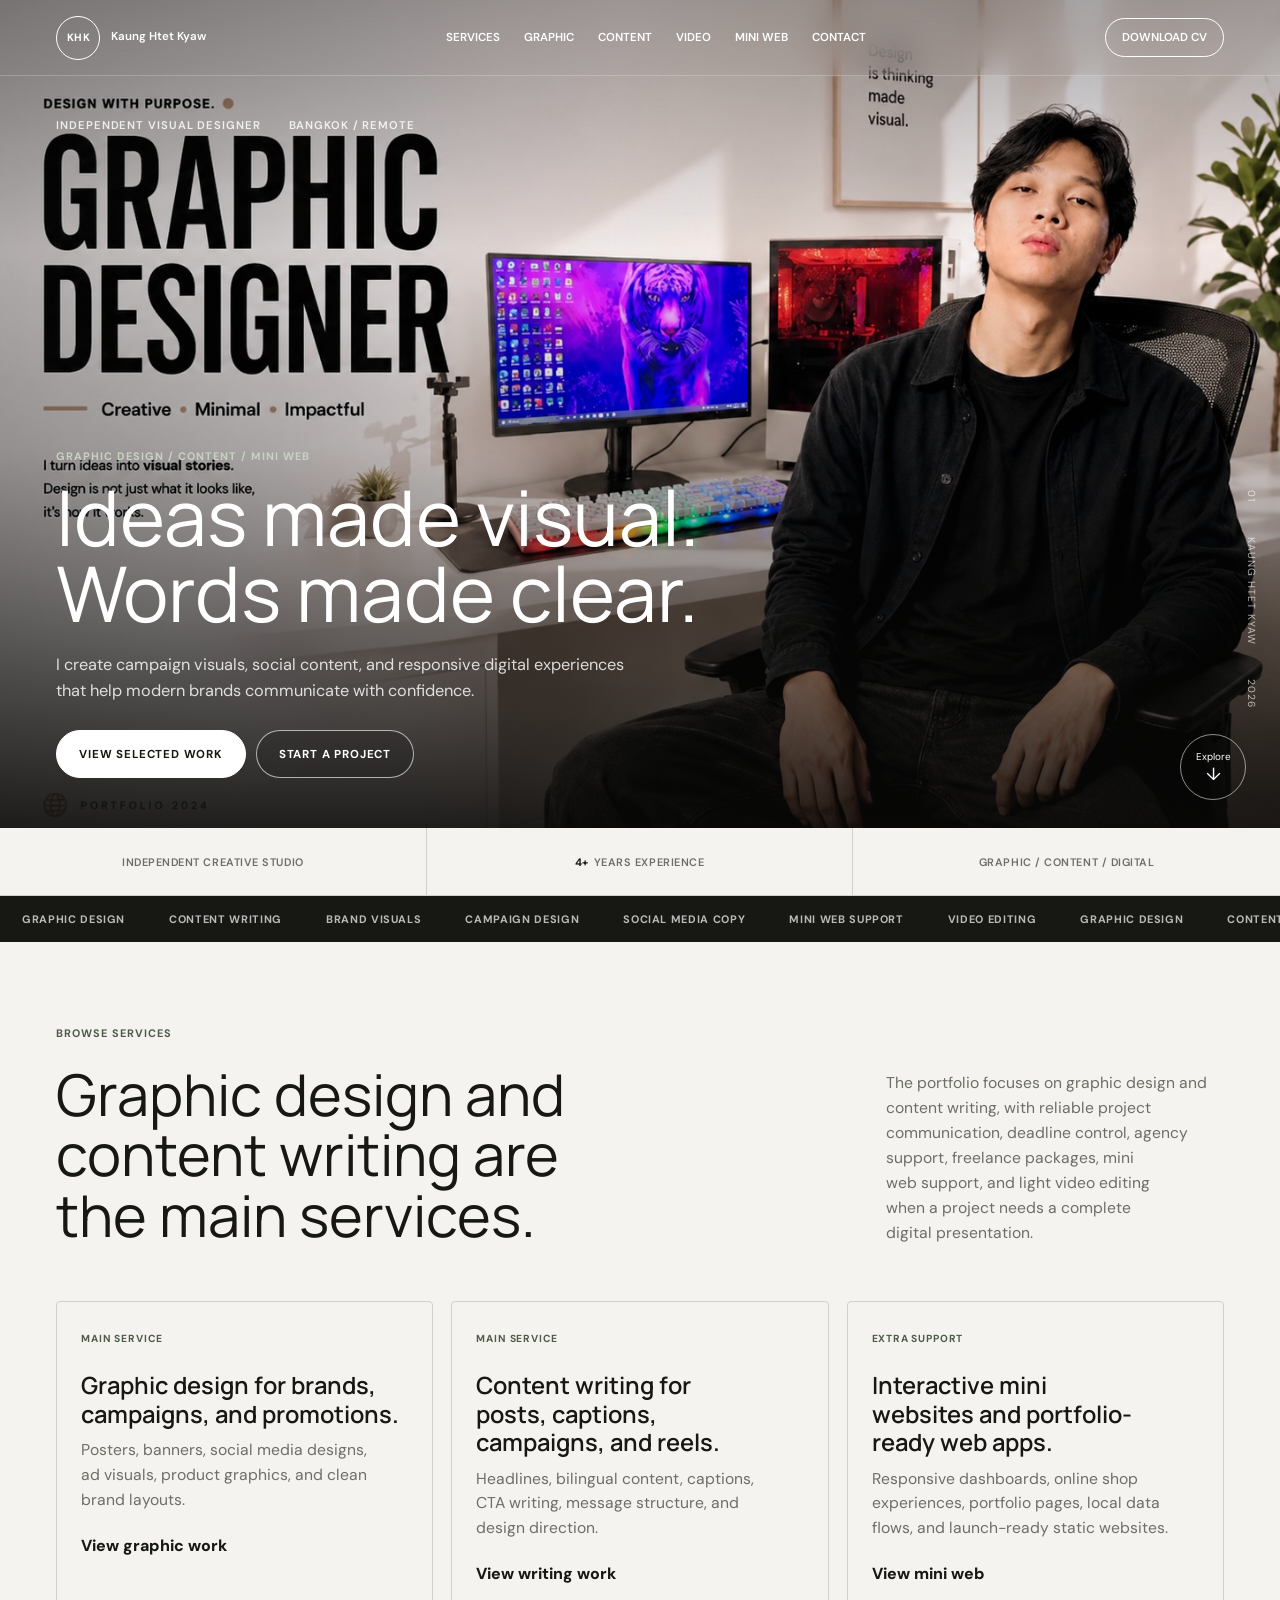
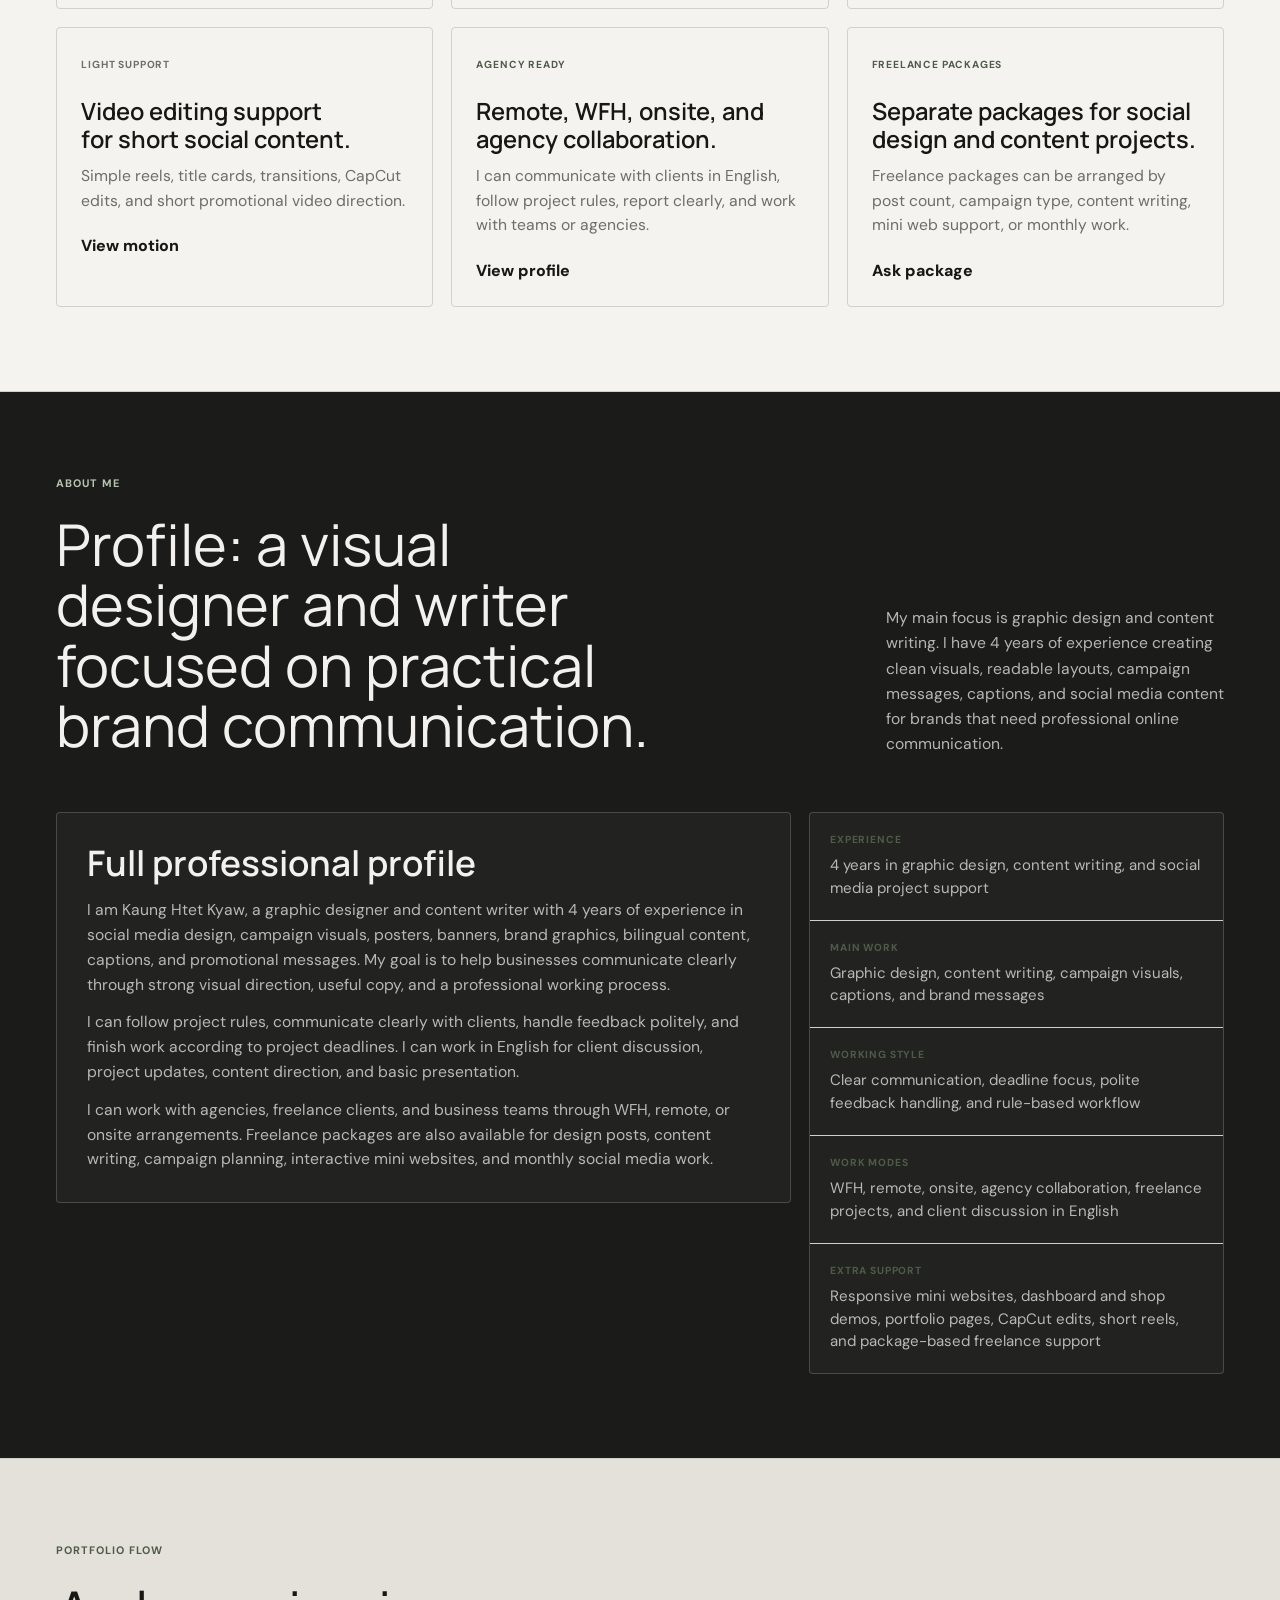
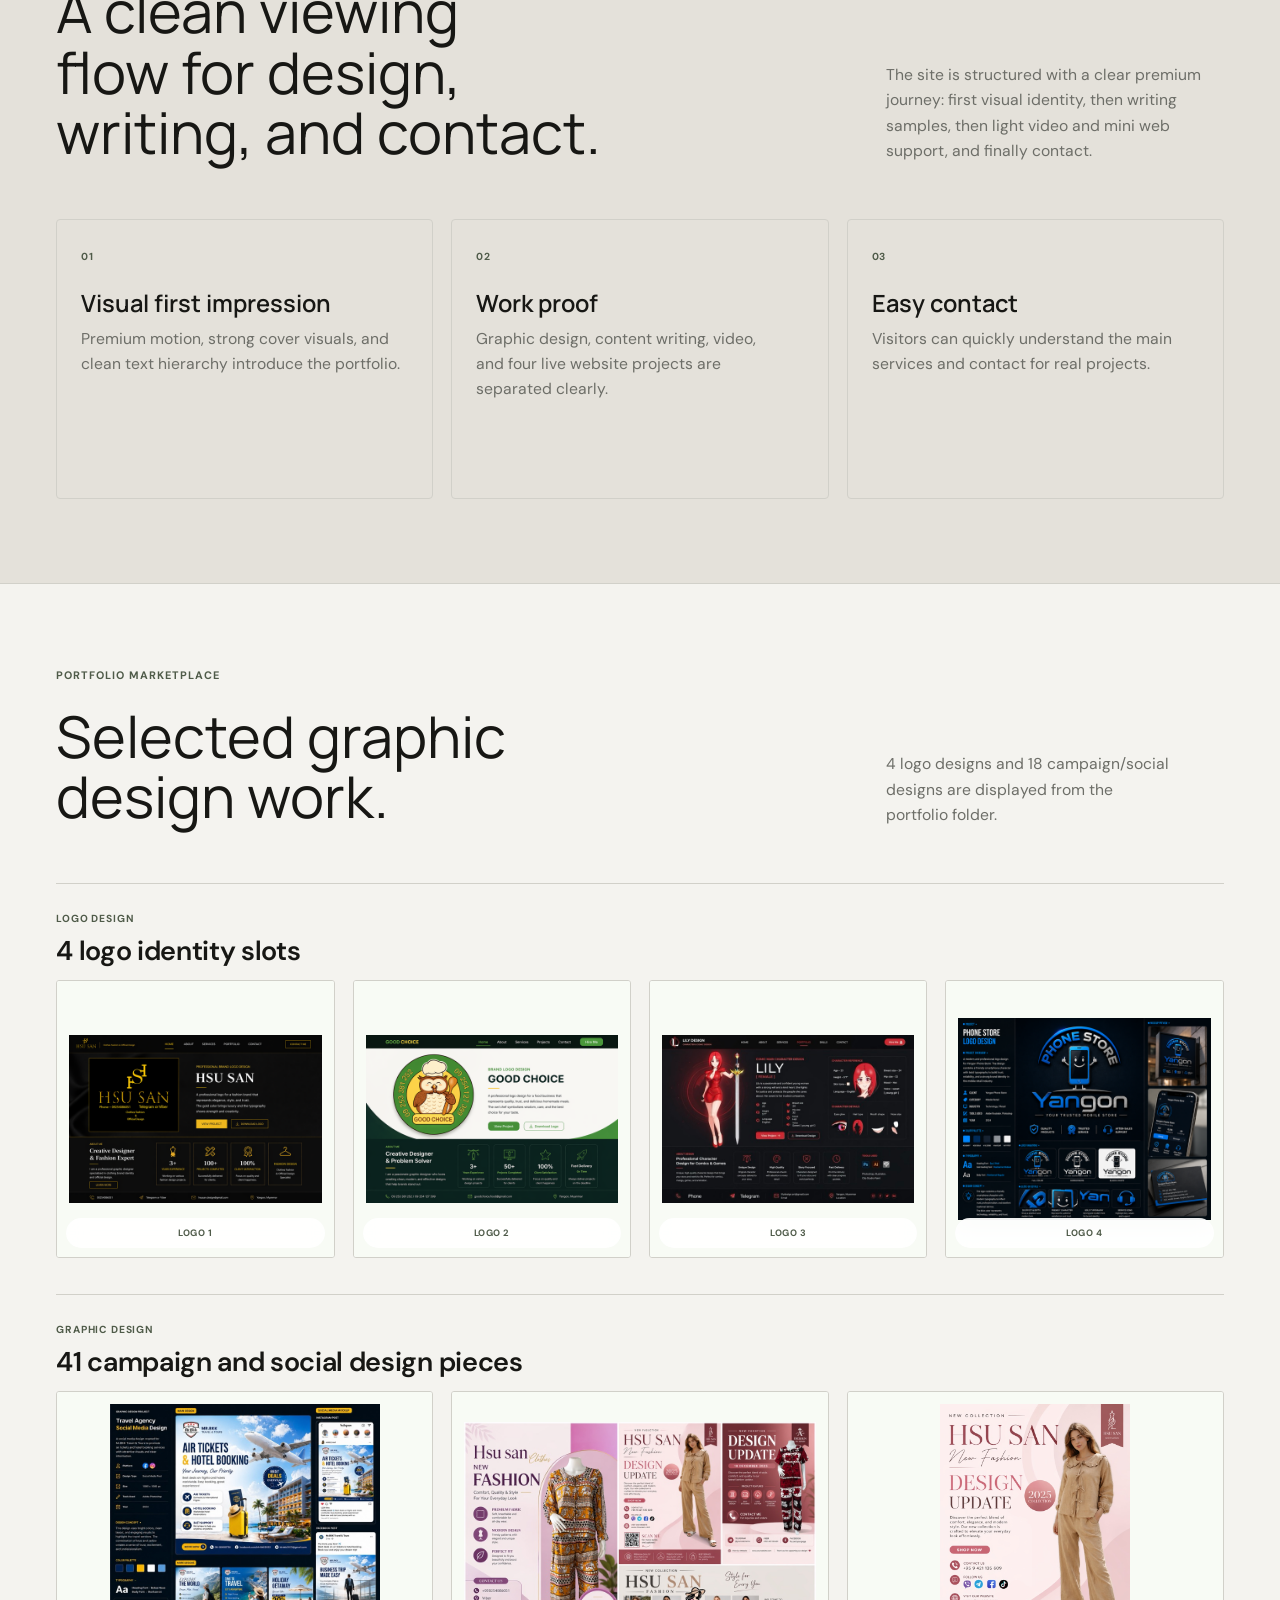
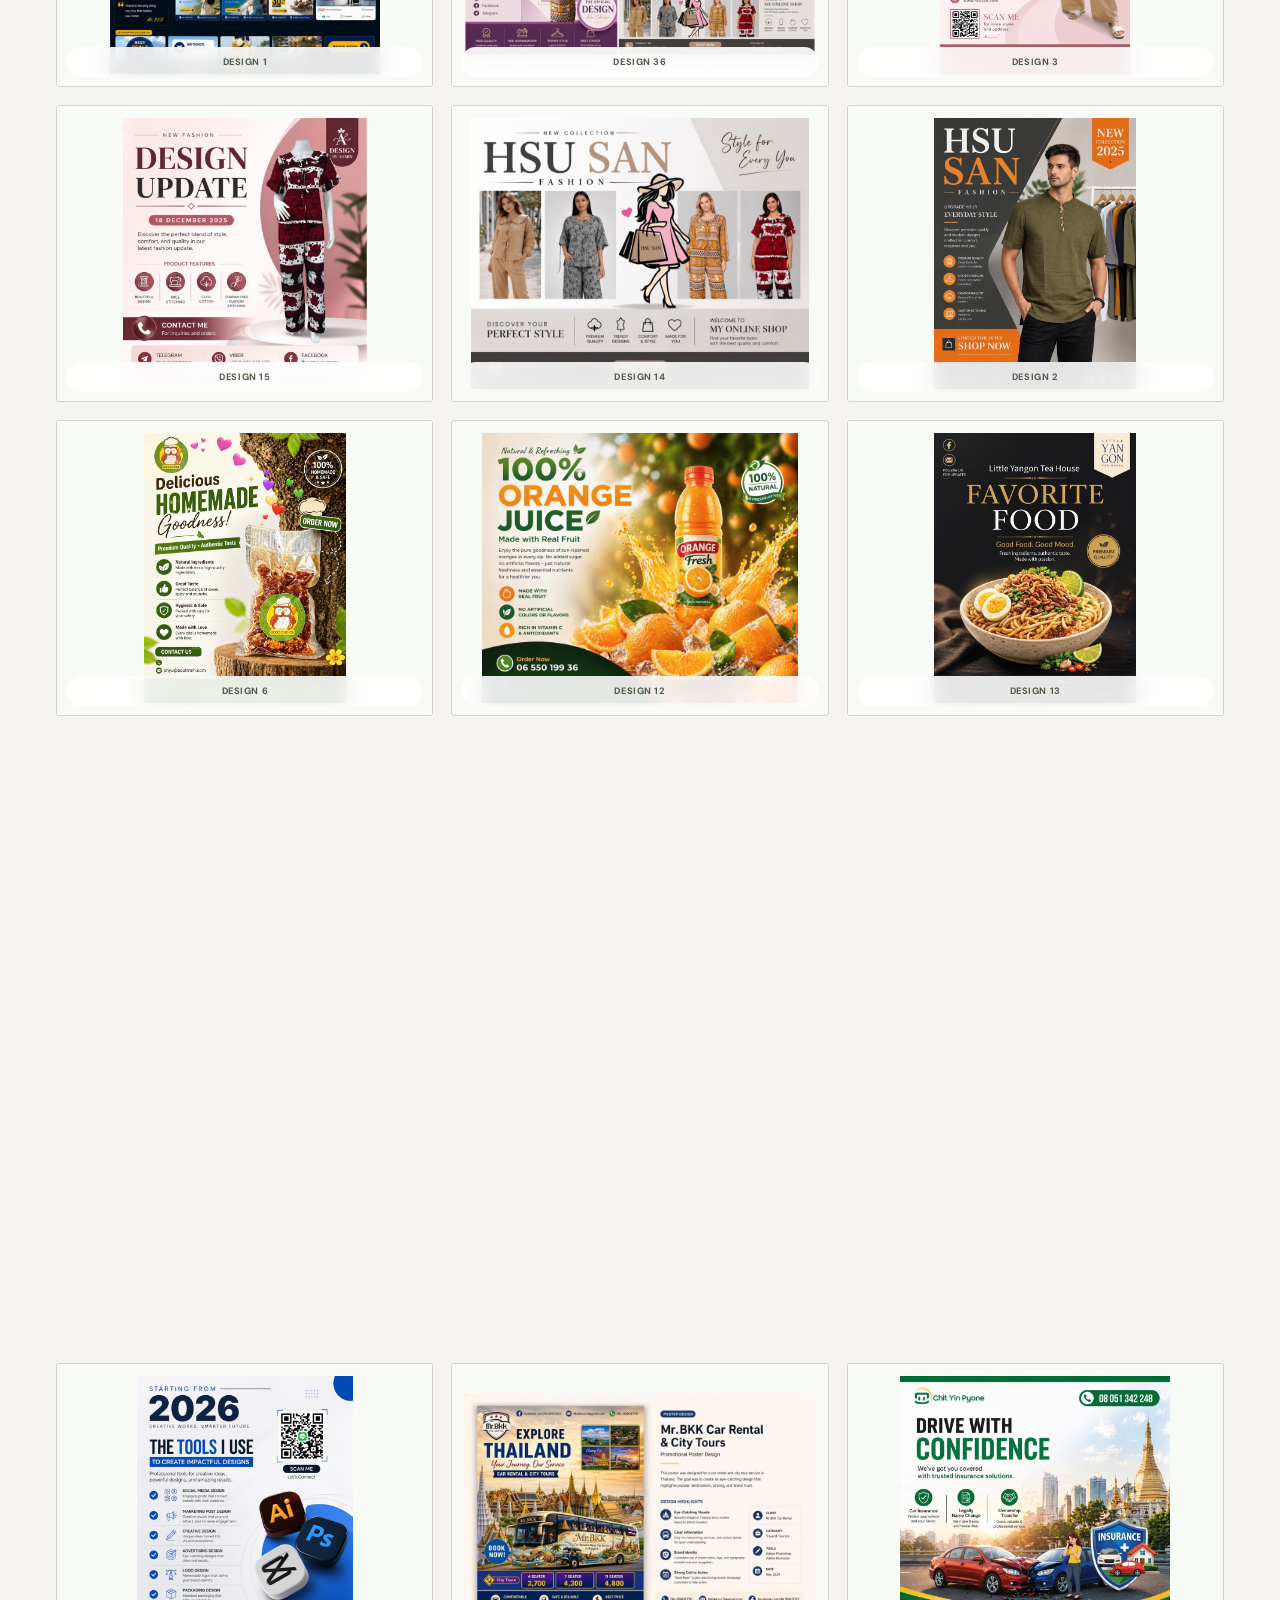
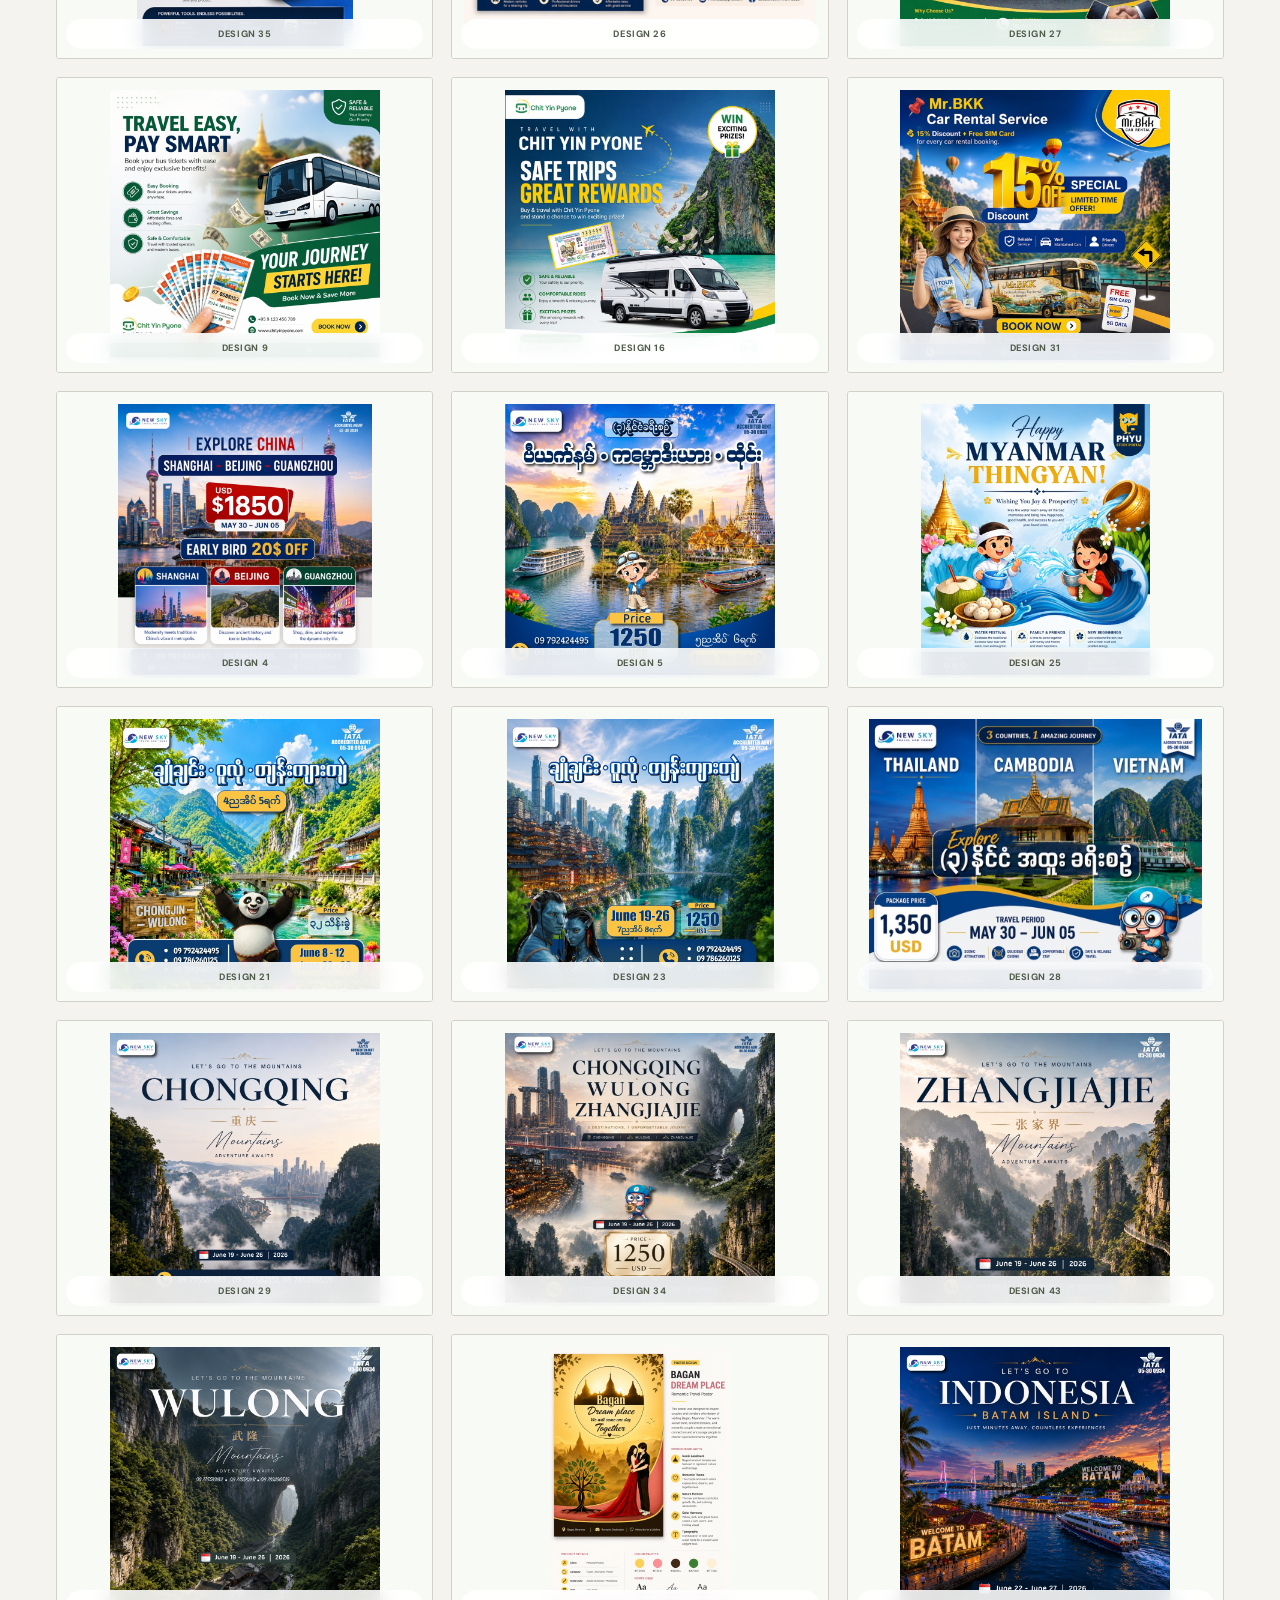
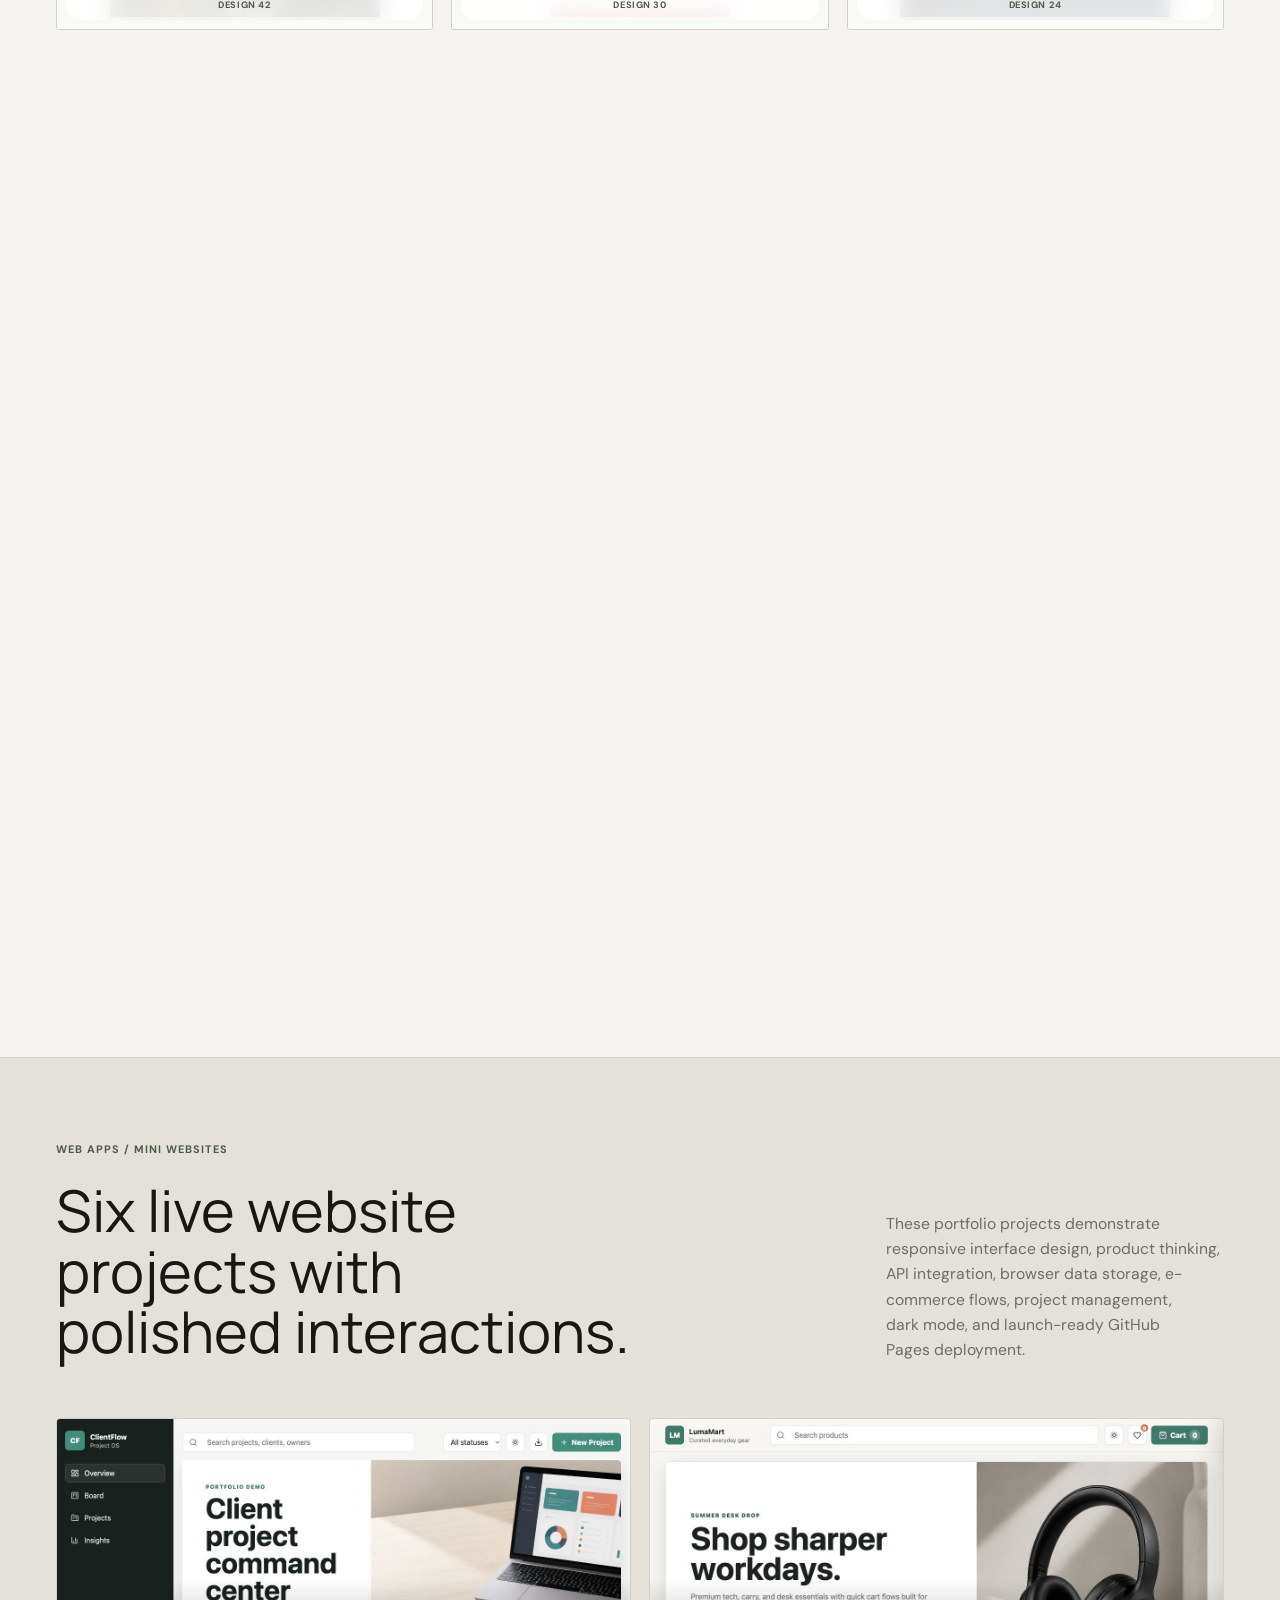
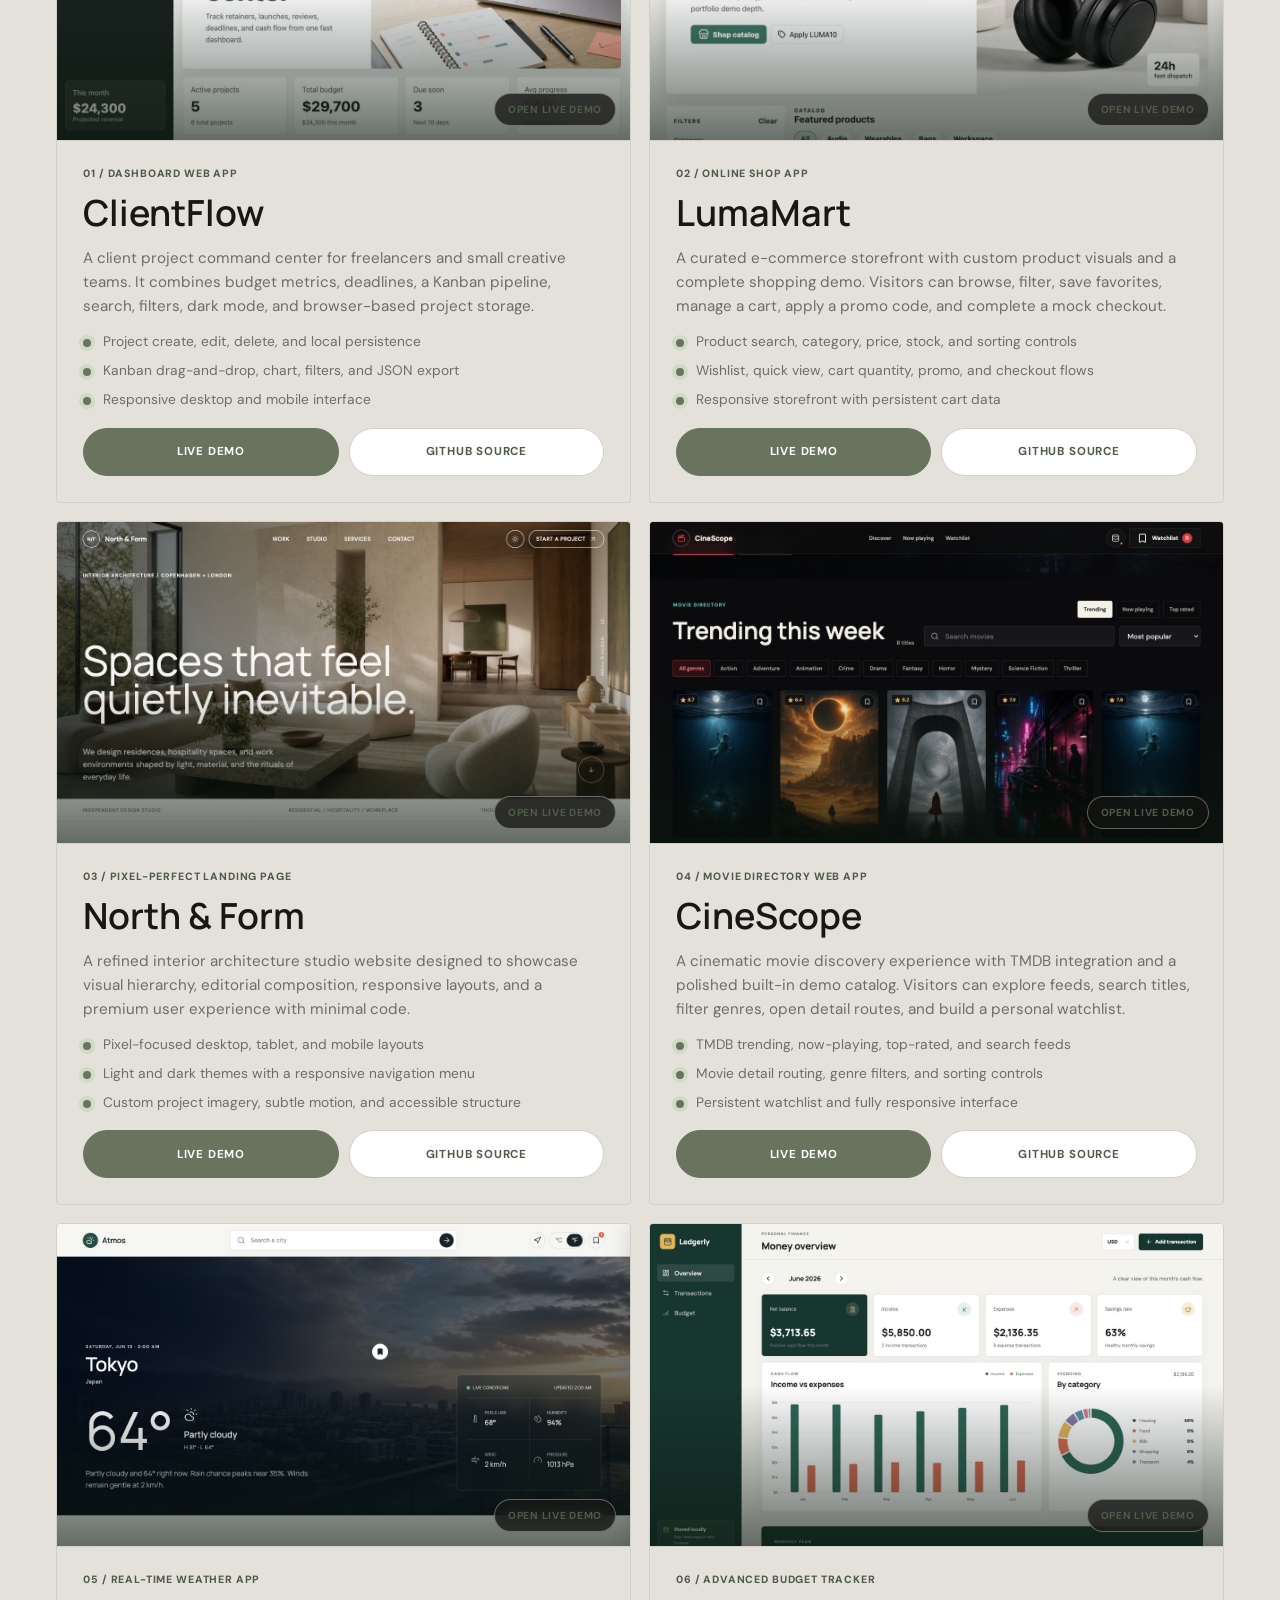
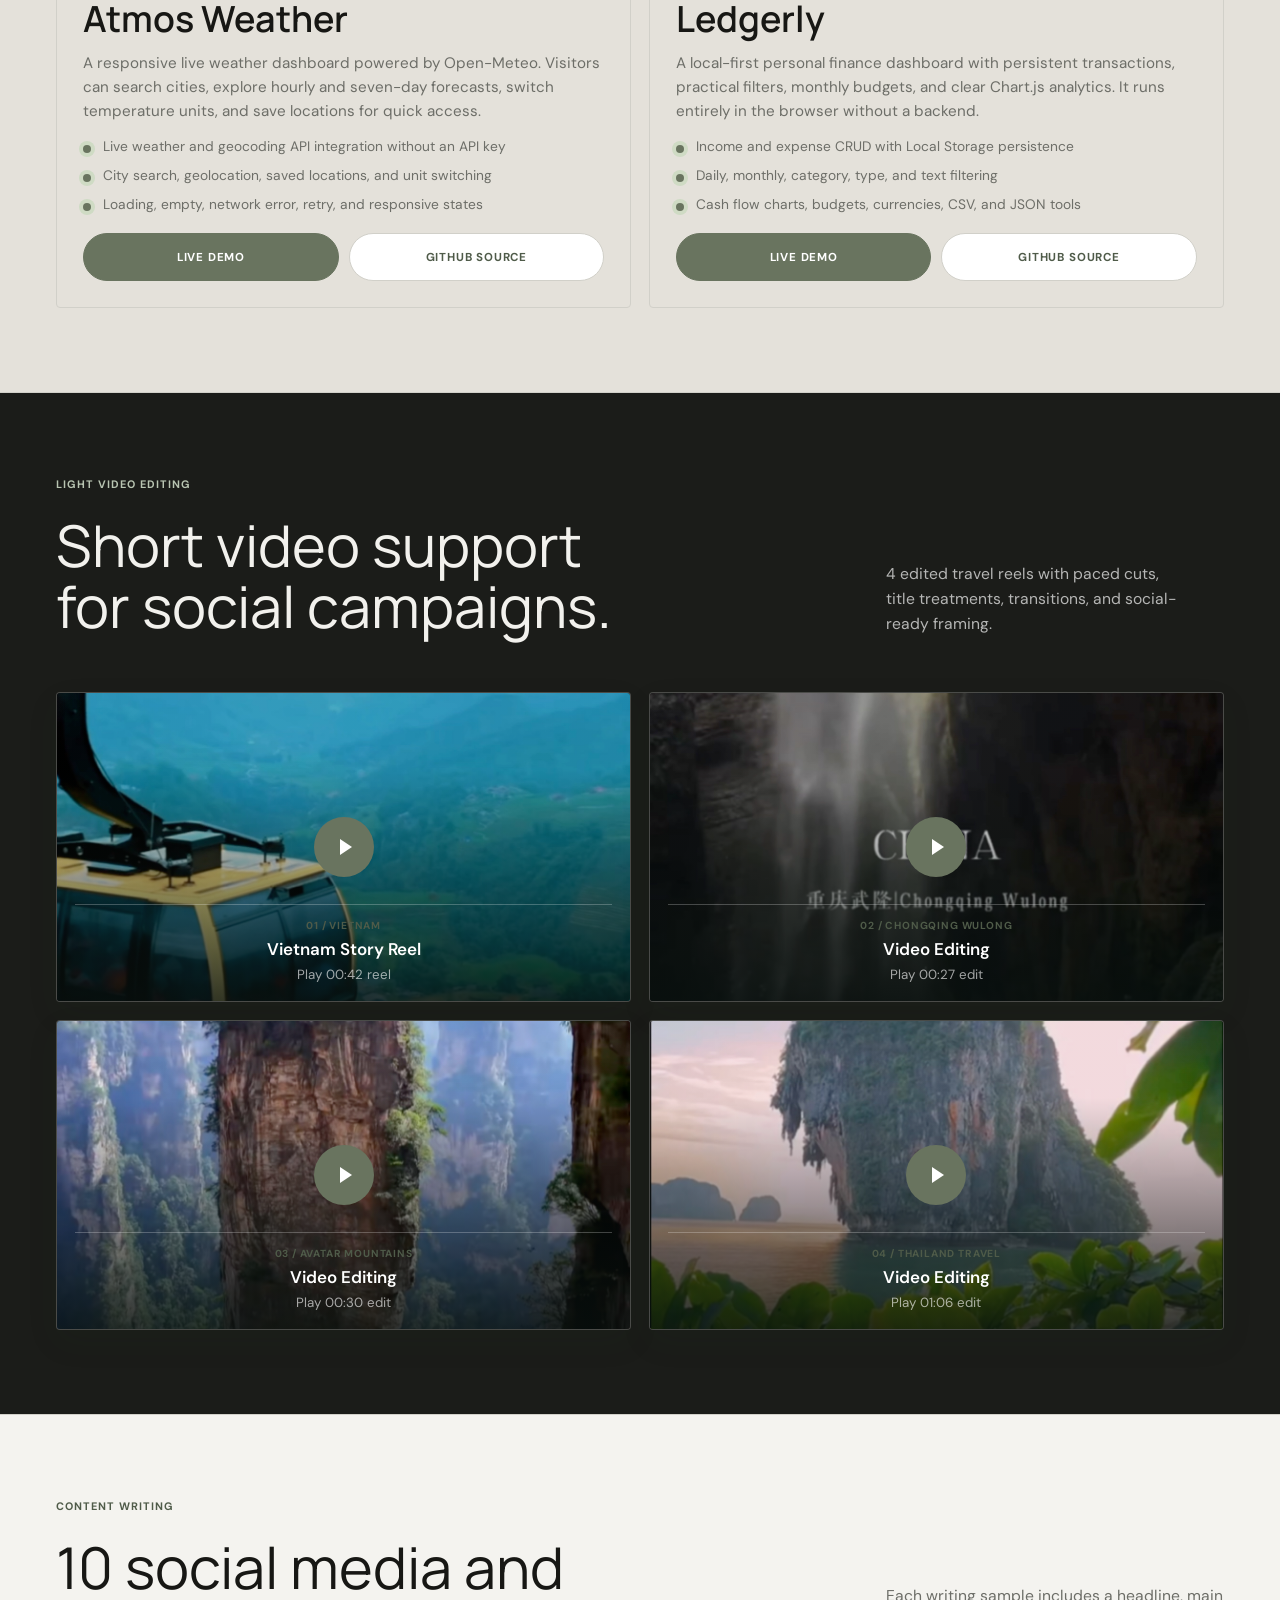
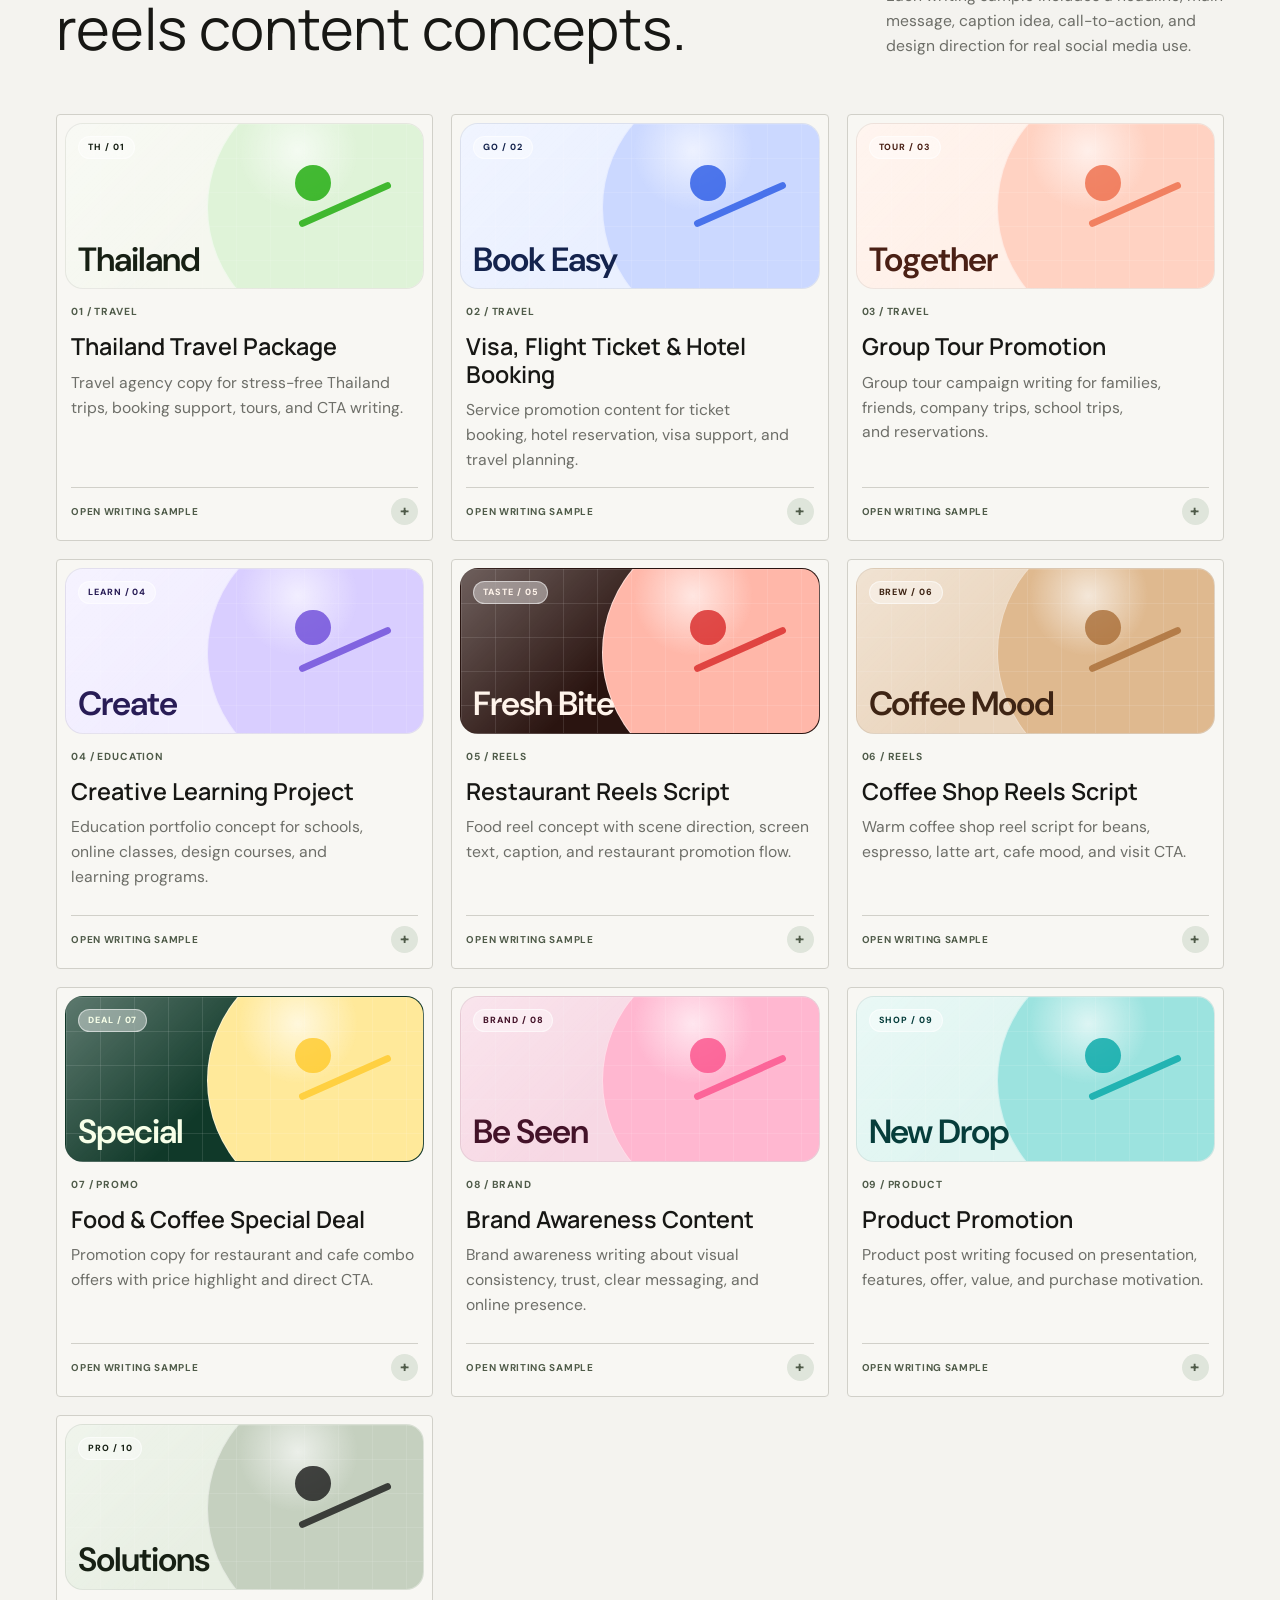
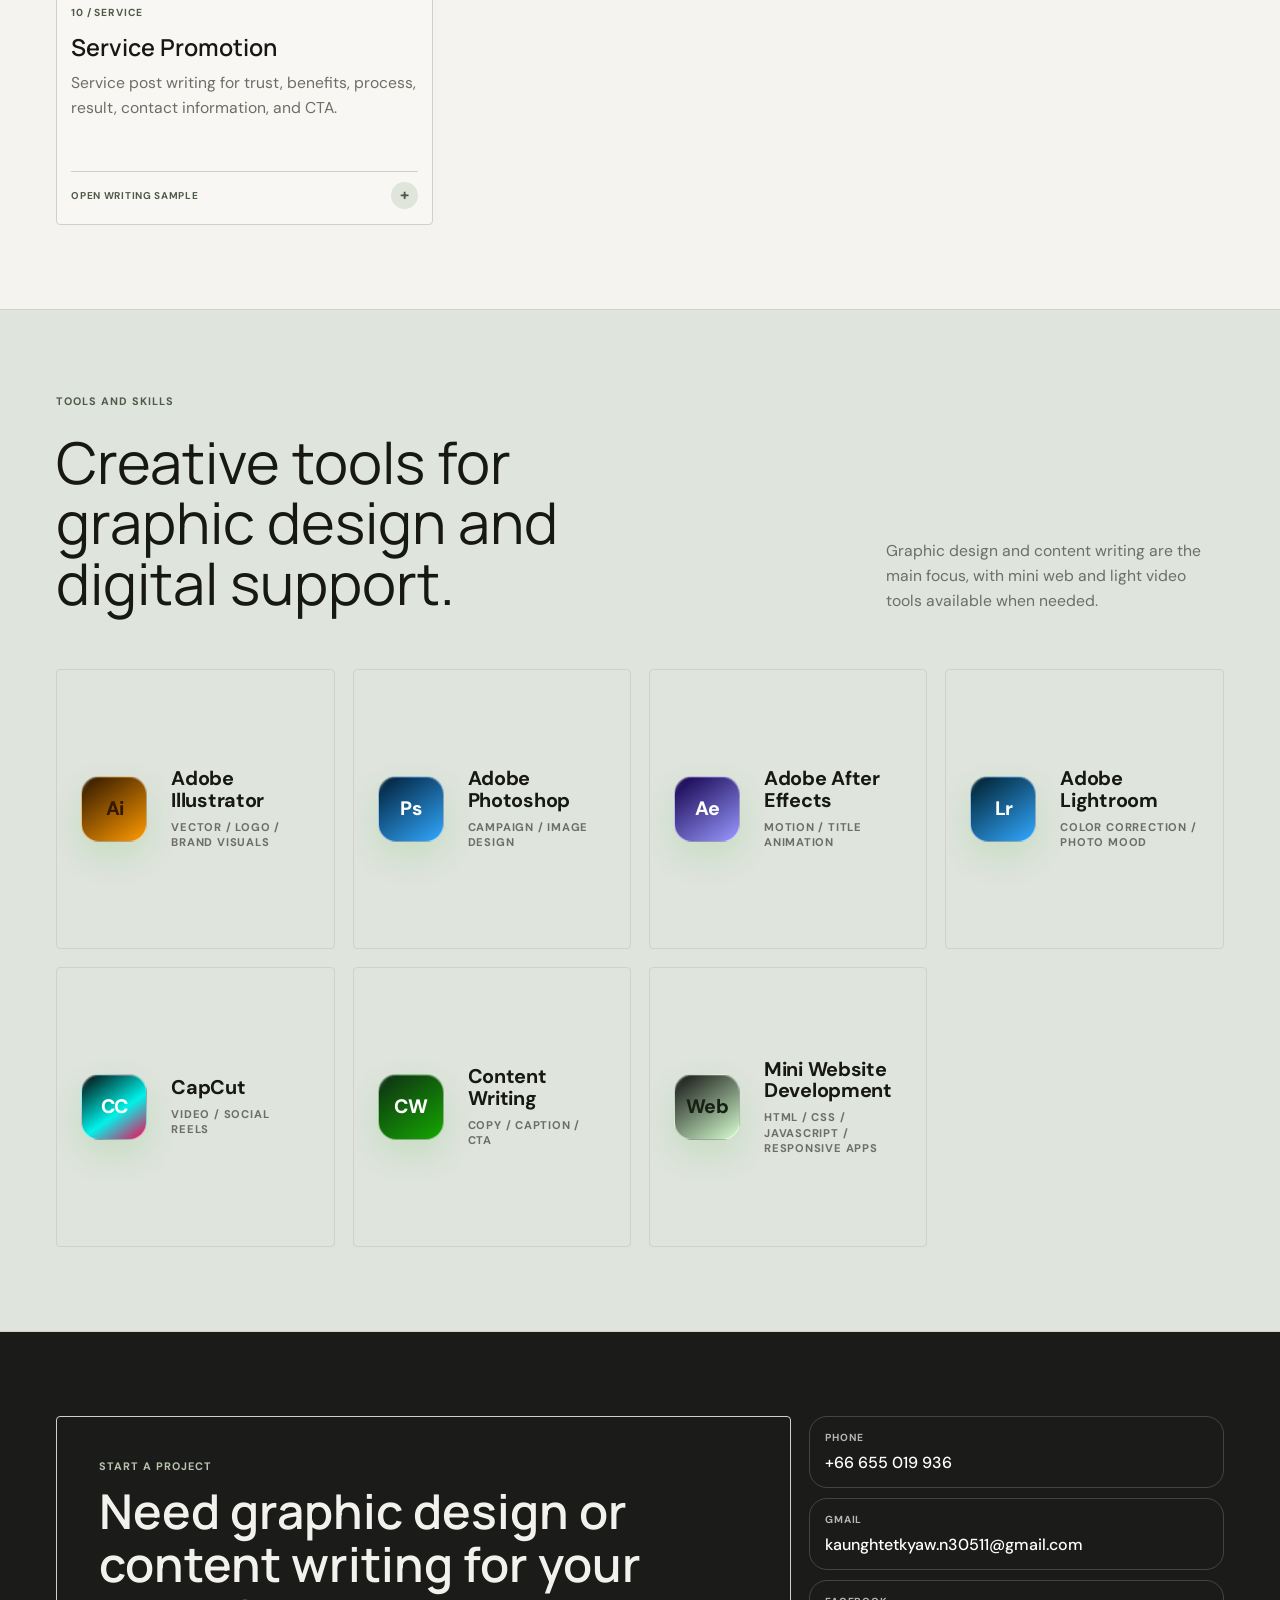
<file: index.html>
<!doctype html>
<html lang="en">
  <head>
    <meta charset="UTF-8" />
    <meta name="viewport" content="width=device-width, initial-scale=1.0" />
    <meta
      name="description"
      content="Kaung Htet Kyaw is a graphic designer and content writer with 4 years of experience creating premium brand visuals, bilingual content, interactive mini websites, agency support, and freelance packages."
    />
    <title>Kaung Htet Kyaw | Graphic Designer &amp; Content Writer</title>
    <link rel="icon" href="./assets/favicon.svg" type="image/svg+xml" />
    <link rel="preconnect" href="https://fonts.googleapis.com" />
    <link rel="preconnect" href="https://fonts.gstatic.com" crossorigin />
    <link
      href="https://fonts.googleapis.com/css2?family=DM+Sans:wght@400;500;600;700&amp;family=Manrope:wght@400;500;600;700&amp;display=swap"
      rel="stylesheet"
    />
    <link rel="stylesheet" href="styles.css?v=editorial-portfolio-20260611" />
    <script>
      document.documentElement.classList.add("js");
    </script>
  </head>
  <body>
    <a class="skip-link" href="#main">Skip to content</a>
    <div class="bubble-background" aria-hidden="true">
      <span></span>
      <span></span>
      <span></span>
      <span></span>
      <span></span>
      <span></span>
      <span></span>
      <span></span>
    </div>

    <header class="site-header">
      <a class="brand" href="#top" aria-label="Kaung Htet Kyaw home">
        <span class="brand-mark">KHK</span>
        <span class="brand-copy">Kaung Htet Kyaw</span>
      </a>

      <button
        class="nav-toggle"
        type="button"
        aria-expanded="false"
        aria-controls="site-nav"
      >
        <span></span>
        <span></span>
        <span class="sr-only">Toggle navigation</span>
      </button>

      <nav id="site-nav" class="site-nav" aria-label="Primary navigation">
        <a href="#services">Services</a>
        <a href="#work">Graphic</a>
        <a href="#content">Content</a>
        <a href="#motion">Video</a>
        <a href="#mini-web">Mini Web</a>
        <a href="#contact">Contact</a>
      </nav>

      <a class="header-cta" href="./assets/KaungHtetKyaw_CV.pdf" download>
        Download CV
      </a>
    </header>

    <main id="main">
      <section id="top" class="hero">
        <div class="hero-cover-card" data-cover-video-slot>
          <div class="hero-cover-media" aria-label="Portfolio cover image">
            <img
              class="cover-photo"
              src="./assets/portfolio-ui-design/cover-photo.png?v=editorial-20260611"
              alt="Kaung Htet Kyaw in his graphic design workspace"
              width="1448"
              height="1086"
              fetchpriority="high"
            />
          </div>

          <div class="hero-shade" aria-hidden="true"></div>

          <div class="hero-topline">
            <span>Independent visual designer</span>
            <span>Bangkok / Remote</span>
          </div>

          <div class="hero-intro reveal">
            <p class="eyebrow">Graphic design / Content / Mini web</p>
            <h1>Ideas made visual.<br />Words made clear.</h1>
            <p>
              I create campaign visuals, social content, and responsive digital
              experiences that help modern brands communicate with confidence.
            </p>
            <div class="hero-buttons">
              <a class="button button-primary" href="#work">View selected work</a>
              <a class="button hero-outline-button" href="#contact">Start a project</a>
            </div>
          </div>

          <div class="hero-side-index" aria-hidden="true">
            <span>01</span>
            <span>KAUNG HTET KYAW</span>
            <span>2026</span>
          </div>

          <a class="hero-scroll" href="#services" aria-label="Scroll to services">
            <span>Explore</span>
            <span aria-hidden="true">↓</span>
          </a>
        </div>

        <div class="hero-facts" aria-label="Portfolio highlights">
          <span>Independent creative studio</span>
          <span><strong>4+</strong> years experience</span>
          <span>Graphic / Content / Digital</span>
        </div>
      </section>

      <div class="logo-strip" aria-label="Creative focus areas">
        <div class="logo-track">
          <span>Graphic Design</span>
          <span>Content Writing</span>
          <span>Brand Visuals</span>
          <span>Campaign Design</span>
          <span>Social Media Copy</span>
          <span>Mini Web Support</span>
          <span>Video Editing</span>
          <span>Graphic Design</span>
          <span>Content Writing</span>
          <span>Brand Visuals</span>
          <span>Campaign Design</span>
          <span>Social Media Copy</span>
          <span>Mini Web Support</span>
          <span>Video Editing</span>
        </div>
      </div>

      <section id="services" class="section services-section">
        <div class="section-heading reveal">
          <p class="eyebrow">Browse services</p>
          <h2>Graphic design and content writing are the main services.</h2>
          <p>
            The portfolio focuses on graphic design and content writing, with
            reliable project communication, deadline control, agency support,
            freelance packages, mini web support, and light video editing when
            a project needs a complete digital presentation.
          </p>
        </div>

        <div class="market-grid">
          <article class="market-card reveal">
            <span>Main service</span>
            <h3>Graphic design for brands, campaigns, and promotions.</h3>
            <p>Posters, banners, social media designs, ad visuals, product graphics, and clean brand layouts.</p>
            <a href="#work">View graphic work</a>
          </article>
          <article class="market-card reveal">
            <span>Main service</span>
            <h3>Content writing for posts, captions, campaigns, and reels.</h3>
            <p>Headlines, bilingual content, captions, CTA writing, message structure, and design direction.</p>
            <a href="#content">View writing work</a>
          </article>
          <article class="market-card reveal">
            <span>Extra support</span>
            <h3>Interactive mini websites and portfolio-ready web apps.</h3>
            <p>Responsive dashboards, online shop experiences, portfolio pages, local data flows, and launch-ready static websites.</p>
            <a href="#mini-web">View mini web</a>
          </article>
          <article class="market-card market-card-green reveal">
            <span>Light support</span>
            <h3>Video editing support for short social content.</h3>
            <p>Simple reels, title cards, transitions, CapCut edits, and short promotional video direction.</p>
            <a href="#motion">View motion</a>
          </article>
          <article class="market-card reveal">
            <span>Agency ready</span>
            <h3>Remote, WFH, onsite, and agency collaboration.</h3>
            <p>I can communicate with clients in English, follow project rules, report clearly, and work with teams or agencies.</p>
            <a href="#about">View profile</a>
          </article>
          <article class="market-card reveal">
            <span>Freelance packages</span>
            <h3>Separate packages for social design and content projects.</h3>
            <p>Freelance packages can be arranged by post count, campaign type, content writing, mini web support, or monthly work.</p>
            <a href="#contact">Ask package</a>
          </article>
        </div>
      </section>

      <section id="about" class="section about-section">
        <div class="section-heading reveal">
          <p class="eyebrow">About me</p>
          <h2>Profile: a visual designer and writer focused on practical brand communication.</h2>
          <p>
            My main focus is graphic design and content writing. I have 4
            years of experience creating clean visuals, readable layouts,
            campaign messages, captions, and social media content for brands
            that need professional online communication.
          </p>
        </div>

        <div class="about-grid">
          <article class="about-panel reveal">
            <h3>Full professional profile</h3>
            <p>
              I am Kaung Htet Kyaw, a graphic designer and content writer
              with 4 years of experience in social media design, campaign
              visuals, posters, banners, brand graphics, bilingual content,
              captions, and promotional messages. My goal is to help businesses
              communicate clearly through strong visual direction, useful copy,
              and a professional working process.
            </p>
            <p>
              I can follow project rules, communicate clearly with clients,
              handle feedback politely, and finish work according to project
              deadlines. I can work in English for client discussion, project
              updates, content direction, and basic presentation.
            </p>
            <p>
              I can work with agencies, freelance clients, and business teams
              through WFH, remote, or onsite arrangements. Freelance packages
              are also available for design posts, content writing, campaign
              planning, interactive mini websites, and monthly social media work.
            </p>
          </article>

          <dl class="about-facts reveal">
            <div><dt>Experience</dt><dd>4 years in graphic design, content writing, and social media project support</dd></div>
            <div><dt>Main work</dt><dd>Graphic design, content writing, campaign visuals, captions, and brand messages</dd></div>
            <div><dt>Working style</dt><dd>Clear communication, deadline focus, polite feedback handling, and rule-based workflow</dd></div>
            <div><dt>Work modes</dt><dd>WFH, remote, onsite, agency collaboration, freelance projects, and client discussion in English</dd></div>
            <div><dt>Extra support</dt><dd>Responsive mini websites, dashboard and shop demos, portfolio pages, CapCut edits, short reels, and package-based freelance support</dd></div>
          </dl>
        </div>
      </section>

      <section id="process" class="section process-section">
        <div class="section-heading reveal">
          <p class="eyebrow">Portfolio flow</p>
          <h2>A clean viewing flow for design, writing, and contact.</h2>
          <p>
            The site is structured with a clear premium journey: first visual
            identity, then writing samples, then light video and mini web
            support, and finally contact.
          </p>
        </div>

        <div class="process-grid">
          <article class="process-card reveal">
            <span>01</span>
            <h3>Visual first impression</h3>
            <p>Premium motion, strong cover visuals, and clean text hierarchy introduce the portfolio.</p>
          </article>
          <article class="process-card reveal">
            <span>02</span>
            <h3>Work proof</h3>
            <p>Graphic design, content writing, video, and four live website projects are separated clearly.</p>
          </article>
          <article class="process-card reveal">
            <span>03</span>
            <h3>Easy contact</h3>
            <p>Visitors can quickly understand the main services and contact for real projects.</p>
          </article>
        </div>
      </section>

      <section id="work" class="section work-section">
        <div class="section-heading reveal">
          <p class="eyebrow">Portfolio marketplace</p>
          <h2>Selected graphic design work.</h2>
          <p>4 logo designs and 18 campaign/social designs are displayed from the portfolio folder.</p>
        </div>

        <div class="portfolio-group">
          <div class="portfolio-subhead reveal">
            <span>Logo design</span>
            <strong>4 logo identity slots</strong>
          </div>

          <div class="logo-grid">
            <button class="work-card work-image-card logo-image-card reveal" type="button" data-image-slot="logo-1" data-image="./assets/portfolio-ui-design/logo1.png" data-caption="logo1"><img src="./assets/portfolio-ui-design/thumbs/logo1.png" alt="logo1" loading="lazy" /><span>Logo 1</span></button>
            <button class="work-card work-image-card logo-image-card reveal" type="button" data-image-slot="logo-2" data-image="./assets/portfolio-ui-design/logo2.png" data-caption="logo2"><img src="./assets/portfolio-ui-design/thumbs/logo2.png" alt="logo2" loading="lazy" /><span>Logo 2</span></button>
            <button class="work-card work-image-card logo-image-card reveal" type="button" data-image-slot="logo-3" data-image="./assets/portfolio-ui-design/logo3.jpeg" data-caption="logo3"><img src="./assets/portfolio-ui-design/thumbs/logo3.jpeg" alt="logo3" loading="lazy" /><span>Logo 3</span></button>
            <button class="work-card work-image-card logo-image-card reveal" type="button" data-image-slot="logo-4" data-image="./assets/portfolio-ui-design/logo4.png" data-caption="logo4"><img src="./assets/portfolio-ui-design/thumbs/logo4.png" alt="logo4" loading="lazy" /><span>Logo 4</span></button>
          </div>
        </div>

        <div class="portfolio-group">
          <div class="portfolio-subhead reveal">
            <span>Graphic design</span>
            <strong>41 campaign and social design pieces</strong>
          </div>

          <div class="portfolio-grid">
            <button class="work-card work-image-card reveal" type="button" data-image-slot="design-1" data-image="./assets/portfolio-ui-design/design1.jpg?v=portfolio-designs-20260619" data-caption="Design 1"><img src="./assets/portfolio-ui-design/thumbs/design1.jpg?v=portfolio-designs-20260619" alt="Portfolio design 1" loading="lazy" /><span>Design 1</span></button>
            <button class="work-card work-image-card reveal" type="button" data-image-slot="design-36" data-image="./assets/portfolio-ui-design/design36.jpg?v=portfolio-designs-20260619" data-caption="Design 36"><img src="./assets/portfolio-ui-design/thumbs/design36.jpg?v=portfolio-designs-20260619" alt="Portfolio design 36" loading="lazy" /><span>Design 36</span></button>
            <button class="work-card work-image-card reveal" type="button" data-image-slot="design-3" data-image="./assets/portfolio-ui-design/design3.jpg?v=portfolio-designs-20260619" data-caption="Design 3"><img src="./assets/portfolio-ui-design/thumbs/design3.jpg?v=portfolio-designs-20260619" alt="Portfolio design 3" loading="lazy" /><span>Design 3</span></button>
            <button class="work-card work-image-card reveal" type="button" data-image-slot="design-15" data-image="./assets/portfolio-ui-design/design15.jpg?v=portfolio-designs-20260619" data-caption="Design 15"><img src="./assets/portfolio-ui-design/thumbs/design15.jpg?v=portfolio-designs-20260619" alt="Portfolio design 15" loading="lazy" /><span>Design 15</span></button>
            <button class="work-card work-image-card reveal" type="button" data-image-slot="design-14" data-image="./assets/portfolio-ui-design/design14.jpg?v=portfolio-designs-20260619" data-caption="Design 14"><img src="./assets/portfolio-ui-design/thumbs/design14.jpg?v=portfolio-designs-20260619" alt="Portfolio design 14" loading="lazy" /><span>Design 14</span></button>
            <button class="work-card work-image-card reveal" type="button" data-image-slot="design-2" data-image="./assets/portfolio-ui-design/design2.jpg?v=portfolio-designs-20260619" data-caption="Design 2"><img src="./assets/portfolio-ui-design/thumbs/design2.jpg?v=portfolio-designs-20260619" alt="Portfolio design 2" loading="lazy" /><span>Design 2</span></button>
            <button class="work-card work-image-card reveal" type="button" data-image-slot="design-6" data-image="./assets/portfolio-ui-design/design6.jpg?v=portfolio-designs-20260619" data-caption="Design 6"><img src="./assets/portfolio-ui-design/thumbs/design6.jpg?v=portfolio-designs-20260619" alt="Portfolio design 6" loading="lazy" /><span>Design 6</span></button>
            <button class="work-card work-image-card reveal" type="button" data-image-slot="design-12" data-image="./assets/portfolio-ui-design/design12.jpg?v=portfolio-designs-20260619" data-caption="Design 12"><img src="./assets/portfolio-ui-design/thumbs/design12.jpg?v=portfolio-designs-20260619" alt="Portfolio design 12" loading="lazy" /><span>Design 12</span></button>
            <button class="work-card work-image-card reveal" type="button" data-image-slot="design-13" data-image="./assets/portfolio-ui-design/design13.jpg?v=portfolio-designs-20260619" data-caption="Design 13"><img src="./assets/portfolio-ui-design/thumbs/design13.jpg?v=portfolio-designs-20260619" alt="Portfolio design 13" loading="lazy" /><span>Design 13</span></button>
            <button class="work-card work-image-card reveal" type="button" data-image-slot="design-19" data-image="./assets/portfolio-ui-design/design19.jpg?v=portfolio-designs-20260619" data-caption="Design 19"><img src="./assets/portfolio-ui-design/thumbs/design19.jpg?v=portfolio-designs-20260619" alt="Portfolio design 19" loading="lazy" /><span>Design 19</span></button>
            <button class="work-card work-image-card reveal" type="button" data-image-slot="design-8" data-image="./assets/portfolio-ui-design/design8.jpg?v=portfolio-designs-20260619" data-caption="Design 8"><img src="./assets/portfolio-ui-design/thumbs/design8.jpg?v=portfolio-designs-20260619" alt="Portfolio design 8" loading="lazy" /><span>Design 8</span></button>
            <button class="work-card work-image-card reveal" type="button" data-image-slot="design-18" data-image="./assets/portfolio-ui-design/design18.jpg?v=portfolio-designs-20260619" data-caption="Design 18"><img src="./assets/portfolio-ui-design/thumbs/design18.jpg?v=portfolio-designs-20260619" alt="Portfolio design 18" loading="lazy" /><span>Design 18</span></button>
            <button class="work-card work-image-card reveal" type="button" data-image-slot="design-37" data-image="./assets/portfolio-ui-design/design37.jpg?v=portfolio-designs-20260619" data-caption="Design 37"><img src="./assets/portfolio-ui-design/thumbs/design37.jpg?v=portfolio-designs-20260619" alt="Portfolio design 37" loading="lazy" /><span>Design 37</span></button>
            <button class="work-card work-image-card reveal" type="button" data-image-slot="design-17" data-image="./assets/portfolio-ui-design/design17.jpg?v=portfolio-designs-20260619" data-caption="Design 17"><img src="./assets/portfolio-ui-design/thumbs/design17.jpg?v=portfolio-designs-20260619" alt="Portfolio design 17" loading="lazy" /><span>Design 17</span></button>
            <button class="work-card work-image-card reveal" type="button" data-image-slot="design-22" data-image="./assets/portfolio-ui-design/design22.jpg?v=portfolio-designs-20260619" data-caption="Design 22"><img src="./assets/portfolio-ui-design/thumbs/design22.jpg?v=portfolio-designs-20260619" alt="Portfolio design 22" loading="lazy" /><span>Design 22</span></button>
            <button class="work-card work-image-card reveal" type="button" data-image-slot="design-35" data-image="./assets/portfolio-ui-design/design35.jpg?v=portfolio-designs-20260619" data-caption="Design 35"><img src="./assets/portfolio-ui-design/thumbs/design35.jpg?v=portfolio-designs-20260619" alt="Portfolio design 35" loading="lazy" /><span>Design 35</span></button>
            <button class="work-card work-image-card reveal" type="button" data-image-slot="design-26" data-image="./assets/portfolio-ui-design/design26.jpg?v=portfolio-designs-20260619" data-caption="Design 26"><img src="./assets/portfolio-ui-design/thumbs/design26.jpg?v=portfolio-designs-20260619" alt="Portfolio design 26" loading="lazy" /><span>Design 26</span></button>
            <button class="work-card work-image-card reveal" type="button" data-image-slot="design-27" data-image="./assets/portfolio-ui-design/design27.jpg?v=portfolio-designs-20260619" data-caption="Design 27"><img src="./assets/portfolio-ui-design/thumbs/design27.jpg?v=portfolio-designs-20260619" alt="Portfolio design 27" loading="lazy" /><span>Design 27</span></button>
            <button class="work-card work-image-card reveal" type="button" data-image-slot="design-9" data-image="./assets/portfolio-ui-design/design9.jpg?v=portfolio-designs-20260619" data-caption="Design 9"><img src="./assets/portfolio-ui-design/thumbs/design9.jpg?v=portfolio-designs-20260619" alt="Portfolio design 9" loading="lazy" /><span>Design 9</span></button>
            <button class="work-card work-image-card reveal" type="button" data-image-slot="design-16" data-image="./assets/portfolio-ui-design/design16.jpg?v=portfolio-designs-20260619" data-caption="Design 16"><img src="./assets/portfolio-ui-design/thumbs/design16.jpg?v=portfolio-designs-20260619" alt="Portfolio design 16" loading="lazy" /><span>Design 16</span></button>
            <button class="work-card work-image-card reveal" type="button" data-image-slot="design-31" data-image="./assets/portfolio-ui-design/design31.jpg?v=portfolio-designs-20260619" data-caption="Design 31"><img src="./assets/portfolio-ui-design/thumbs/design31.jpg?v=portfolio-designs-20260619" alt="Portfolio design 31" loading="lazy" /><span>Design 31</span></button>
            <button class="work-card work-image-card reveal" type="button" data-image-slot="design-4" data-image="./assets/portfolio-ui-design/design4.jpg?v=portfolio-designs-20260619" data-caption="Design 4"><img src="./assets/portfolio-ui-design/thumbs/design4.jpg?v=portfolio-designs-20260619" alt="Portfolio design 4" loading="lazy" /><span>Design 4</span></button>
            <button class="work-card work-image-card reveal" type="button" data-image-slot="design-5" data-image="./assets/portfolio-ui-design/design5.jpg?v=portfolio-designs-20260619" data-caption="Design 5"><img src="./assets/portfolio-ui-design/thumbs/design5.jpg?v=portfolio-designs-20260619" alt="Portfolio design 5" loading="lazy" /><span>Design 5</span></button>
            <button class="work-card work-image-card reveal" type="button" data-image-slot="design-25" data-image="./assets/portfolio-ui-design/design25.jpg?v=portfolio-designs-20260619" data-caption="Design 25"><img src="./assets/portfolio-ui-design/thumbs/design25.jpg?v=portfolio-designs-20260619" alt="Portfolio design 25" loading="lazy" /><span>Design 25</span></button>
            <button class="work-card work-image-card reveal" type="button" data-image-slot="design-21" data-image="./assets/portfolio-ui-design/design21.jpg?v=portfolio-designs-20260619" data-caption="Design 21"><img src="./assets/portfolio-ui-design/thumbs/design21.jpg?v=portfolio-designs-20260619" alt="Portfolio design 21" loading="lazy" /><span>Design 21</span></button>
            <button class="work-card work-image-card reveal" type="button" data-image-slot="design-23" data-image="./assets/portfolio-ui-design/design23.jpg?v=portfolio-designs-20260619" data-caption="Design 23"><img src="./assets/portfolio-ui-design/thumbs/design23.jpg?v=portfolio-designs-20260619" alt="Portfolio design 23" loading="lazy" /><span>Design 23</span></button>
            <button class="work-card work-image-card reveal" type="button" data-image-slot="design-28" data-image="./assets/portfolio-ui-design/design28.jpg?v=portfolio-designs-20260619" data-caption="Design 28"><img src="./assets/portfolio-ui-design/thumbs/design28.jpg?v=portfolio-designs-20260619" alt="Portfolio design 28" loading="lazy" /><span>Design 28</span></button>
            <button class="work-card work-image-card reveal" type="button" data-image-slot="design-29" data-image="./assets/portfolio-ui-design/design29.jpg?v=portfolio-designs-20260619" data-caption="Design 29"><img src="./assets/portfolio-ui-design/thumbs/design29.jpg?v=portfolio-designs-20260619" alt="Portfolio design 29" loading="lazy" /><span>Design 29</span></button>
            <button class="work-card work-image-card reveal" type="button" data-image-slot="design-34" data-image="./assets/portfolio-ui-design/design34.jpg?v=portfolio-designs-20260619" data-caption="Design 34"><img src="./assets/portfolio-ui-design/thumbs/design34.jpg?v=portfolio-designs-20260619" alt="Portfolio design 34" loading="lazy" /><span>Design 34</span></button>
            <button class="work-card work-image-card reveal" type="button" data-image-slot="design-43" data-image="./assets/portfolio-ui-design/design43.jpg?v=portfolio-designs-20260619" data-caption="Design 43"><img src="./assets/portfolio-ui-design/thumbs/design43.jpg?v=portfolio-designs-20260619" alt="Portfolio design 43" loading="lazy" /><span>Design 43</span></button>
            <button class="work-card work-image-card reveal" type="button" data-image-slot="design-42" data-image="./assets/portfolio-ui-design/design42.jpg?v=portfolio-designs-20260619" data-caption="Design 42"><img src="./assets/portfolio-ui-design/thumbs/design42.jpg?v=portfolio-designs-20260619" alt="Portfolio design 42" loading="lazy" /><span>Design 42</span></button>
            <button class="work-card work-image-card reveal" type="button" data-image-slot="design-30" data-image="./assets/portfolio-ui-design/design30.jpg?v=portfolio-designs-20260619" data-caption="Design 30"><img src="./assets/portfolio-ui-design/thumbs/design30.jpg?v=portfolio-designs-20260619" alt="Portfolio design 30" loading="lazy" /><span>Design 30</span></button>
            <button class="work-card work-image-card reveal" type="button" data-image-slot="design-24" data-image="./assets/portfolio-ui-design/design24.jpg?v=portfolio-designs-20260619" data-caption="Design 24"><img src="./assets/portfolio-ui-design/thumbs/design24.jpg?v=portfolio-designs-20260619" alt="Portfolio design 24" loading="lazy" /><span>Design 24</span></button>
            <button class="work-card work-image-card reveal" type="button" data-image-slot="design-38" data-image="./assets/portfolio-ui-design/design38.jpg?v=portfolio-designs-20260619" data-caption="Design 38"><img src="./assets/portfolio-ui-design/thumbs/design38.jpg?v=portfolio-designs-20260619" alt="Portfolio design 38" loading="lazy" /><span>Design 38</span></button>
            <button class="work-card work-image-card reveal" type="button" data-image-slot="design-39" data-image="./assets/portfolio-ui-design/design39.jpg?v=portfolio-designs-20260619" data-caption="Design 39"><img src="./assets/portfolio-ui-design/thumbs/design39.jpg?v=portfolio-designs-20260619" alt="Portfolio design 39" loading="lazy" /><span>Design 39</span></button>
            <button class="work-card work-image-card reveal" type="button" data-image-slot="design-40" data-image="./assets/portfolio-ui-design/design40.jpg?v=portfolio-designs-20260619" data-caption="Design 40"><img src="./assets/portfolio-ui-design/thumbs/design40.jpg?v=portfolio-designs-20260619" alt="Portfolio design 40" loading="lazy" /><span>Design 40</span></button>
            <button class="work-card work-image-card reveal" type="button" data-image-slot="design-41" data-image="./assets/portfolio-ui-design/design41.jpg?v=portfolio-designs-20260619" data-caption="Design 41"><img src="./assets/portfolio-ui-design/thumbs/design41.jpg?v=portfolio-designs-20260619" alt="Portfolio design 41" loading="lazy" /><span>Design 41</span></button>
            <button class="work-card work-image-card reveal" type="button" data-image-slot="design-32" data-image="./assets/portfolio-ui-design/design32.jpg?v=portfolio-designs-20260619" data-caption="Design 32"><img src="./assets/portfolio-ui-design/thumbs/design32.jpg?v=portfolio-designs-20260619" alt="Portfolio design 32" loading="lazy" /><span>Design 32</span></button>
            <button class="work-card work-image-card reveal" type="button" data-image-slot="design-11" data-image="./assets/portfolio-ui-design/design11.jpg?v=portfolio-designs-20260619" data-caption="Design 11"><img src="./assets/portfolio-ui-design/thumbs/design11.jpg?v=portfolio-designs-20260619" alt="Portfolio design 11" loading="lazy" /><span>Design 11</span></button>
            <button class="work-card work-image-card reveal" type="button" data-image-slot="design-7" data-image="./assets/portfolio-ui-design/design7.jpg?v=portfolio-designs-20260619" data-caption="Design 7"><img src="./assets/portfolio-ui-design/thumbs/design7.jpg?v=portfolio-designs-20260619" alt="Portfolio design 7" loading="lazy" /><span>Design 7</span></button>
            <button class="work-card work-image-card reveal" type="button" data-image-slot="design-10" data-image="./assets/portfolio-ui-design/design10.jpg?v=portfolio-designs-20260619" data-caption="Design 10"><img src="./assets/portfolio-ui-design/thumbs/design10.jpg?v=portfolio-designs-20260619" alt="Portfolio design 10" loading="lazy" /><span>Design 10</span></button>
          </div>
        </div>
      </section>

      <section id="mini-web" class="section mini-web-section">
        <div class="section-heading reveal">
          <p class="eyebrow">Web apps / Mini websites</p>
          <h2>Six live website projects with polished interactions.</h2>
          <p>These portfolio projects demonstrate responsive interface design, product thinking, API integration, browser data storage, e-commerce flows, project management, dark mode, and launch-ready GitHub Pages deployment.</p>
        </div>

        <div class="mini-web-projects">
          <article class="mini-web-project reveal">
            <a class="mini-web-preview" href="./web-apps/clientflow/" target="_blank" rel="noopener noreferrer" aria-label="Open ClientFlow live demo">
              <img src="./assets/mini-web/clientflow-preview.jpg" alt="ClientFlow project management dashboard desktop preview" />
              <span>Open live demo</span>
            </a>
            <div class="mini-web-project-copy">
              <p class="mini-web-type">01 / Dashboard web app</p>
              <h3>ClientFlow</h3>
              <p>A client project command center for freelancers and small creative teams. It combines budget metrics, deadlines, a Kanban pipeline, search, filters, dark mode, and browser-based project storage.</p>
              <ul class="mini-web-features">
                <li>Project create, edit, delete, and local persistence</li>
                <li>Kanban drag-and-drop, chart, filters, and JSON export</li>
                <li>Responsive desktop and mobile interface</li>
              </ul>
              <div class="mini-web-actions">
                <a class="button button-primary" href="./web-apps/clientflow/" target="_blank" rel="noopener noreferrer">Live demo</a>
                <a class="button" href="https://github.com/kaunghtetkyaw511/kaung-htet-kyaw-portfolio/tree/main/web-apps/clientflow" target="_blank" rel="noopener noreferrer">GitHub source</a>
              </div>
            </div>
          </article>

          <article class="mini-web-project reveal">
            <a class="mini-web-preview" href="./web-apps/lumamart/" target="_blank" rel="noopener noreferrer" aria-label="Open LumaMart live demo">
              <img src="./assets/mini-web/lumamart-preview.jpg" alt="LumaMart online shop desktop preview" />
              <span>Open live demo</span>
            </a>
            <div class="mini-web-project-copy">
              <p class="mini-web-type">02 / Online shop app</p>
              <h3>LumaMart</h3>
              <p>A curated e-commerce storefront with custom product visuals and a complete shopping demo. Visitors can browse, filter, save favorites, manage a cart, apply a promo code, and complete a mock checkout.</p>
              <ul class="mini-web-features">
                <li>Product search, category, price, stock, and sorting controls</li>
                <li>Wishlist, quick view, cart quantity, promo, and checkout flows</li>
                <li>Responsive storefront with persistent cart data</li>
              </ul>
              <div class="mini-web-actions">
                <a class="button button-primary" href="./web-apps/lumamart/" target="_blank" rel="noopener noreferrer">Live demo</a>
                <a class="button" href="https://github.com/kaunghtetkyaw511/kaung-htet-kyaw-portfolio/tree/main/web-apps/lumamart" target="_blank" rel="noopener noreferrer">GitHub source</a>
              </div>
            </div>
          </article>

          <article class="mini-web-project reveal">
            <a class="mini-web-preview" href="./web-apps/north-form/" target="_blank" rel="noopener noreferrer" aria-label="Open North and Form live demo">
              <img src="./assets/mini-web/north-form-preview.jpg" alt="North and Form interior architecture landing page desktop preview" />
              <span>Open live demo</span>
            </a>
            <div class="mini-web-project-copy">
              <p class="mini-web-type">03 / Pixel-perfect landing page</p>
              <h3>North &amp; Form</h3>
              <p>A refined interior architecture studio website designed to showcase visual hierarchy, editorial composition, responsive layouts, and a premium user experience with minimal code.</p>
              <ul class="mini-web-features">
                <li>Pixel-focused desktop, tablet, and mobile layouts</li>
                <li>Light and dark themes with a responsive navigation menu</li>
                <li>Custom project imagery, subtle motion, and accessible structure</li>
              </ul>
              <div class="mini-web-actions">
                <a class="button button-primary" href="./web-apps/north-form/" target="_blank" rel="noopener noreferrer">Live demo</a>
                <a class="button" href="https://github.com/kaunghtetkyaw511/kaung-htet-kyaw-portfolio/tree/main/web-apps/north-form" target="_blank" rel="noopener noreferrer">GitHub source</a>
              </div>
            </div>
          </article>

          <article class="mini-web-project reveal">
            <a class="mini-web-preview" href="./web-apps/cinescope/" target="_blank" rel="noopener noreferrer" aria-label="Open CineScope movie directory live demo">
              <img src="./assets/mini-web/cinescope-preview.jpg" alt="CineScope movie directory with cinematic poster grid and filters" />
              <span>Open live demo</span>
            </a>
            <div class="mini-web-project-copy">
              <p class="mini-web-type">04 / Movie directory web app</p>
              <h3>CineScope</h3>
              <p>A cinematic movie discovery experience with TMDB integration and a polished built-in demo catalog. Visitors can explore feeds, search titles, filter genres, open detail routes, and build a personal watchlist.</p>
              <ul class="mini-web-features">
                <li>TMDB trending, now-playing, top-rated, and search feeds</li>
                <li>Movie detail routing, genre filters, and sorting controls</li>
                <li>Persistent watchlist and fully responsive interface</li>
              </ul>
              <div class="mini-web-actions">
                <a class="button button-primary" href="./web-apps/cinescope/" target="_blank" rel="noopener noreferrer">Live demo</a>
                <a class="button" href="https://github.com/kaunghtetkyaw511/kaung-htet-kyaw-portfolio/tree/main/web-apps/cinescope" target="_blank" rel="noopener noreferrer">GitHub source</a>
              </div>
            </div>
          </article>

          <article class="mini-web-project reveal">
            <a class="mini-web-preview" href="./web-apps/atmos/" target="_blank" rel="noopener noreferrer" aria-label="Open Atmos real-time weather live demo">
              <img src="./assets/mini-web/atmos-preview.jpg" alt="Atmos real-time weather dashboard showing current conditions and forecasts" />
              <span>Open live demo</span>
            </a>
            <div class="mini-web-project-copy">
              <p class="mini-web-type">05 / Real-time weather app</p>
              <h3>Atmos Weather</h3>
              <p>A responsive live weather dashboard powered by Open-Meteo. Visitors can search cities, explore hourly and seven-day forecasts, switch temperature units, and save locations for quick access.</p>
              <ul class="mini-web-features">
                <li>Live weather and geocoding API integration without an API key</li>
                <li>City search, geolocation, saved locations, and unit switching</li>
                <li>Loading, empty, network error, retry, and responsive states</li>
              </ul>
              <div class="mini-web-actions">
                <a class="button button-primary" href="./web-apps/atmos/" target="_blank" rel="noopener noreferrer">Live demo</a>
                <a class="button" href="https://github.com/kaunghtetkyaw511/atmos-weather" target="_blank" rel="noopener noreferrer">GitHub source</a>
              </div>
            </div>
          </article>

          <article class="mini-web-project reveal">
            <a class="mini-web-preview" href="./web-apps/ledgerly/" target="_blank" rel="noopener noreferrer" aria-label="Open Ledgerly budget tracker live demo">
              <img src="./assets/mini-web/ledgerly-preview.jpg" alt="Ledgerly personal budget dashboard with cash flow and category charts" />
              <span>Open live demo</span>
            </a>
            <div class="mini-web-project-copy">
              <p class="mini-web-type">06 / Advanced budget tracker</p>
              <h3>Ledgerly</h3>
              <p>A local-first personal finance dashboard with persistent transactions, practical filters, monthly budgets, and clear Chart.js analytics. It runs entirely in the browser without a backend.</p>
              <ul class="mini-web-features">
                <li>Income and expense CRUD with Local Storage persistence</li>
                <li>Daily, monthly, category, type, and text filtering</li>
                <li>Cash flow charts, budgets, currencies, CSV, and JSON tools</li>
              </ul>
              <div class="mini-web-actions">
                <a class="button button-primary" href="./web-apps/ledgerly/" target="_blank" rel="noopener noreferrer">Live demo</a>
                <a class="button" href="https://github.com/kaunghtetkyaw511/ledgerly-budget-tracker" target="_blank" rel="noopener noreferrer">GitHub source</a>
              </div>
            </div>
          </article>
        </div>
      </section>

      <section id="motion" class="section motion-section">
        <div class="section-heading reveal">
          <p class="eyebrow">Light video editing</p>
          <h2>Short video support for social campaigns.</h2>
          <p>4 edited travel reels with paced cuts, title treatments, transitions, and social-ready framing.</p>
        </div>

        <div class="video-strip">
          <button class="video-card has-video reveal" type="button" data-video-src="./assets/video/vietnam-story-reel.m4v" data-video-poster="./assets/video/vietnam-story-reel-poster.jpg" data-title="Vietnam Story Reel" data-reel-summary="A vertical Vietnam travel story featuring mountain landscapes, cable-car views, paced cuts, branded overlays, and social-ready editing." aria-label="Play Vietnam Story Reel">
            <img class="video-card-media" src="./assets/video/vietnam-story-reel-card.jpg" alt="Vietnam mountain cable-car view from the Story Reel" loading="lazy" />
            <span class="video-play" aria-hidden="true"></span>
            <div><b>01 / Vietnam</b><strong>Vietnam Story Reel</strong><small>Play 00:42 reel</small></div>
          </button>
          <button class="video-card has-video reveal" type="button" data-video-src="./assets/video/urban-motion-edit.m4v?v=video-editing-20260613" data-video-poster="./assets/video/urban-motion-edit-poster.jpg?v=video-editing-20260613" data-title="Video Editing" data-reel-summary="A 27-second vertical China travel edit featuring the waterfalls, rock formations, and dramatic natural scenery of Chongqing Wulong." aria-label="Play Video Editing: Chongqing Wulong">
            <img class="video-card-media" src="./assets/video/urban-motion-edit-card.jpg?v=video-editing-20260613" alt="China travel edit featuring a waterfall in Chongqing Wulong" loading="lazy" />
            <span class="video-play" aria-hidden="true"></span>
            <div><b>02 / Chongqing Wulong</b><strong>Video Editing</strong><small>Play 00:27 edit</small></div>
          </button>
          <button class="video-card has-video reveal" type="button" data-video-src="./assets/video/avatar-mountains-edit.m4v?v=video-editing-20260613" data-video-poster="./assets/video/avatar-mountains-edit-poster.jpg?v=video-editing-20260613" data-title="Video Editing" data-reel-summary="A 30-second vertical travel edit showcasing the towering sandstone peaks and cinematic scenery of Zhangjiajie's Avatar Mountains." aria-label="Play Video Editing: Avatar Mountains">
            <img class="video-card-media" src="./assets/video/avatar-mountains-edit-card.jpg?v=video-editing-20260613" alt="Zhangjiajie Avatar Mountains travel video preview" loading="lazy" />
            <span class="video-play" aria-hidden="true"></span>
            <div><b>03 / Avatar Mountains</b><strong>Video Editing</strong><small>Play 00:30 edit</small></div>
          </button>
          <button class="video-card has-video reveal" type="button" data-video-src="./assets/video/thailand-travel-edit.m4v?v=video-editing-20260613" data-video-poster="./assets/video/thailand-travel-edit-poster.jpg?v=video-editing-20260613" data-title="Video Editing" data-reel-summary="A 66-second vertical Thailand travel montage combining tropical islands, cultural landmarks, aerial views, and golden-hour scenery." aria-label="Play Video Editing: Thailand Travel">
            <img class="video-card-media" src="./assets/video/thailand-travel-edit-card.jpg?v=video-editing-20260613" alt="Thailand tropical island travel video preview" loading="lazy" />
            <span class="video-play" aria-hidden="true"></span>
            <div><b>04 / Thailand Travel</b><strong>Video Editing</strong><small>Play 01:06 edit</small></div>
          </button>
        </div>
      </section>

      <section id="content" class="section content-section">
        <div class="section-heading reveal">
          <p class="eyebrow">Content writing</p>
          <h2>10 social media and reels content concepts.</h2>
          <p>Each writing sample includes a headline, main message, caption idea, call-to-action, and design direction for real social media use.</p>
        </div>

        <div class="content-writing-grid">
          <button class="writing-card reveal" type="button" data-content-id="travel-package">
            <span class="writing-thumbnail writing-thumbnail-thailand" aria-hidden="true">
              <span class="writing-thumbnail-code">TH / 01</span>
              <b>Thailand</b>
              <i></i><i></i>
            </span>
            <span class="writing-meta">01 / Travel</span>
            <h3>Thailand Travel Package</h3>
            <p>Travel agency copy for stress-free Thailand trips, booking support, tours, and CTA writing.</p>
            <strong class="writing-open">Open writing sample <span aria-hidden="true">+</span></strong>
          </button>
          <button class="writing-card reveal" type="button" data-content-id="visa-flight-hotel">
            <span class="writing-thumbnail writing-thumbnail-booking" aria-hidden="true">
              <span class="writing-thumbnail-code">GO / 02</span>
              <b>Book Easy</b>
              <i></i><i></i>
            </span>
            <span class="writing-meta">02 / Travel</span>
            <h3>Visa, Flight Ticket &amp; Hotel Booking</h3>
            <p>Service promotion content for ticket booking, hotel reservation, visa support, and travel planning.</p>
            <strong class="writing-open">Open writing sample <span aria-hidden="true">+</span></strong>
          </button>
          <button class="writing-card reveal" type="button" data-content-id="group-tour">
            <span class="writing-thumbnail writing-thumbnail-group" aria-hidden="true">
              <span class="writing-thumbnail-code">TOUR / 03</span>
              <b>Together</b>
              <i></i><i></i>
            </span>
            <span class="writing-meta">03 / Travel</span>
            <h3>Group Tour Promotion</h3>
            <p>Group tour campaign writing for families, friends, company trips, school trips, and reservations.</p>
            <strong class="writing-open">Open writing sample <span aria-hidden="true">+</span></strong>
          </button>
          <button class="writing-card reveal" type="button" data-content-id="creative-learning">
            <span class="writing-thumbnail writing-thumbnail-learning" aria-hidden="true">
              <span class="writing-thumbnail-code">LEARN / 04</span>
              <b>Create</b>
              <i></i><i></i>
            </span>
            <span class="writing-meta">04 / Education</span>
            <h3>Creative Learning Project</h3>
            <p>Education portfolio concept for schools, online classes, design courses, and learning programs.</p>
            <strong class="writing-open">Open writing sample <span aria-hidden="true">+</span></strong>
          </button>
          <button class="writing-card reveal" type="button" data-content-id="restaurant-reel">
            <span class="writing-thumbnail writing-thumbnail-food" aria-hidden="true">
              <span class="writing-thumbnail-code">TASTE / 05</span>
              <b>Fresh Bite</b>
              <i></i><i></i>
            </span>
            <span class="writing-meta">05 / Reels</span>
            <h3>Restaurant Reels Script</h3>
            <p>Food reel concept with scene direction, screen text, caption, and restaurant promotion flow.</p>
            <strong class="writing-open">Open writing sample <span aria-hidden="true">+</span></strong>
          </button>
          <button class="writing-card reveal" type="button" data-content-id="coffee-reel">
            <span class="writing-thumbnail writing-thumbnail-coffee" aria-hidden="true">
              <span class="writing-thumbnail-code">BREW / 06</span>
              <b>Coffee Mood</b>
              <i></i><i></i>
            </span>
            <span class="writing-meta">06 / Reels</span>
            <h3>Coffee Shop Reels Script</h3>
            <p>Warm coffee shop reel script for beans, espresso, latte art, cafe mood, and visit CTA.</p>
            <strong class="writing-open">Open writing sample <span aria-hidden="true">+</span></strong>
          </button>
          <button class="writing-card reveal" type="button" data-content-id="food-coffee-promo">
            <span class="writing-thumbnail writing-thumbnail-deal" aria-hidden="true">
              <span class="writing-thumbnail-code">DEAL / 07</span>
              <b>Special</b>
              <i></i><i></i>
            </span>
            <span class="writing-meta">07 / Promo</span>
            <h3>Food &amp; Coffee Special Deal</h3>
            <p>Promotion copy for restaurant and cafe combo offers with price highlight and direct CTA.</p>
            <strong class="writing-open">Open writing sample <span aria-hidden="true">+</span></strong>
          </button>
          <button class="writing-card reveal" type="button" data-content-id="brand-awareness">
            <span class="writing-thumbnail writing-thumbnail-brand" aria-hidden="true">
              <span class="writing-thumbnail-code">BRAND / 08</span>
              <b>Be Seen</b>
              <i></i><i></i>
            </span>
            <span class="writing-meta">08 / Brand</span>
            <h3>Brand Awareness Content</h3>
            <p>Brand awareness writing about visual consistency, trust, clear messaging, and online presence.</p>
            <strong class="writing-open">Open writing sample <span aria-hidden="true">+</span></strong>
          </button>
          <button class="writing-card reveal" type="button" data-content-id="product-promo">
            <span class="writing-thumbnail writing-thumbnail-product" aria-hidden="true">
              <span class="writing-thumbnail-code">SHOP / 09</span>
              <b>New Drop</b>
              <i></i><i></i>
            </span>
            <span class="writing-meta">09 / Product</span>
            <h3>Product Promotion</h3>
            <p>Product post writing focused on presentation, features, offer, value, and purchase motivation.</p>
            <strong class="writing-open">Open writing sample <span aria-hidden="true">+</span></strong>
          </button>
          <button class="writing-card reveal" type="button" data-content-id="service-promo">
            <span class="writing-thumbnail writing-thumbnail-service" aria-hidden="true">
              <span class="writing-thumbnail-code">PRO / 10</span>
              <b>Solutions</b>
              <i></i><i></i>
            </span>
            <span class="writing-meta">10 / Service</span>
            <h3>Service Promotion</h3>
            <p>Service post writing for trust, benefits, process, result, contact information, and CTA.</p>
            <strong class="writing-open">Open writing sample <span aria-hidden="true">+</span></strong>
          </button>
        </div>
      </section>

      <section id="tools" class="section tools-section">
        <div class="section-heading reveal">
          <p class="eyebrow">Tools and skills</p>
          <h2>Creative tools for graphic design and digital support.</h2>
          <p>Graphic design and content writing are the main focus, with mini web and light video tools available when needed.</p>
        </div>

        <div class="tools-grid reveal">
          <article>
            <span class="tool-logo tool-logo-ai" aria-hidden="true">Ai</span>
            <div><strong>Adobe Illustrator</strong><span>Vector / logo / brand visuals</span></div>
          </article>
          <article>
            <span class="tool-logo tool-logo-ps" aria-hidden="true">Ps</span>
            <div><strong>Adobe Photoshop</strong><span>Campaign / image design</span></div>
          </article>
          <article>
            <span class="tool-logo tool-logo-ae" aria-hidden="true">Ae</span>
            <div><strong>Adobe After Effects</strong><span>Motion / title animation</span></div>
          </article>
          <article>
            <span class="tool-logo tool-logo-lr" aria-hidden="true">Lr</span>
            <div><strong>Adobe Lightroom</strong><span>Color correction / photo mood</span></div>
          </article>
          <article>
            <span class="tool-logo tool-logo-cc" aria-hidden="true">CC</span>
            <div><strong>CapCut</strong><span>Video / social reels</span></div>
          </article>
          <article>
            <span class="tool-logo tool-logo-copy" aria-hidden="true">CW</span>
            <div><strong>Content Writing</strong><span>Copy / caption / CTA</span></div>
          </article>
          <article>
            <span class="tool-logo tool-logo-web" aria-hidden="true">Web</span>
            <div><strong>Mini Website Development</strong><span>HTML / CSS / JavaScript / responsive apps</span></div>
          </article>
        </div>
      </section>

      <section id="contact" class="section contact-section">
        <div class="hire-panel reveal">
          <p class="eyebrow">Start a project</p>
          <h2>Need graphic design or content writing for your brand?</h2>
          <p>
            Send me your idea and I will help shape it into clean visuals,
            clear content, and a premium social media presentation.
          </p>
          <div class="contact-actions">
            <a class="button button-primary" href="mailto:kaunghtetkyaw.n30511@gmail.com">Send email</a>
            <a class="button" href="./assets/KaungHtetKyaw_CV.pdf" download>Download CV</a>
          </div>
        </div>

        <div class="contact-links reveal">
          <a href="tel:+66655019936"><span>Phone</span><strong>+66 655 019 936</strong></a>
          <a href="mailto:kaunghtetkyaw.n30511@gmail.com"><span>Gmail</span><strong>kaunghtetkyaw.n30511@gmail.com</strong></a>
          <a href="https://www.facebook.com/share/1GNkG8WGLi/?mibextid=wwXIfr" target="_blank" rel="noopener noreferrer"><span>Facebook</span><strong>Open Facebook</strong></a>
          <a href="https://line.me/ti/p/UfKE-9zLD5" target="_blank" rel="noopener noreferrer"><span>LINE</span><strong>Start chat</strong></a>
          <a href="https://wa.me/66655019936" target="_blank" rel="noopener noreferrer"><span>WhatsApp</span><strong>Start chat</strong></a>
        </div>
      </section>
    </main>

    <footer class="site-footer">
      <a class="brand" href="#top" aria-label="Back to top">
        <span class="brand-mark">KHK</span>
        <span class="brand-copy">Graphic + Content</span>
      </a>
      <p>Graphic design / Content writing</p>
      <p>&copy; <span data-year>2026</span> Kaung Htet Kyaw</p>
    </footer>

    <dialog class="lightbox" data-lightbox aria-label="Full-size image preview">
      <button class="lightbox-back" type="button" data-lightbox-close>
        <span aria-hidden="true">&larr;</span> Back to gallery
      </button>
      <div class="lightbox-stage">
        <img data-lightbox-image alt="" />
      </div>
      <p data-lightbox-caption></p>
    </dialog>

    <dialog class="reel-modal" data-reel-modal aria-label="Video reel preview">
      <button class="lightbox-back" type="button" data-reel-close>
        <span aria-hidden="true">&larr;</span> Back to videos
      </button>
      <div class="reel-stage">
        <img data-reel-image alt="" />
        <video data-reel-video controls playsinline preload="metadata" hidden></video>
        <span class="video-play video-play-large" aria-hidden="true"></span>
      </div>
      <div class="reel-modal-copy">
        <p class="eyebrow">Motion preview</p>
        <h3 data-reel-title>Motion reel</h3>
        <p data-reel-summary>This area is ready for a final MP4 file or video embed.</p>
        <a class="reel-source" data-reel-source href="#" target="_blank" rel="noopener noreferrer" hidden></a>
      </div>
    </dialog>

    <dialog class="content-modal" data-content-modal aria-label="Content writing preview">
      <button class="lightbox-back" type="button" data-content-close>
        <span aria-hidden="true">&larr;</span> Back to content
      </button>
      <article class="content-modal-copy">
        <p class="eyebrow" data-content-category>Content writing</p>
        <h3 data-content-title>Content title</h3>
        <p data-content-summary></p>
        <div class="content-modal-grid">
          <section>
            <h4>Myanmar Content</h4>
            <div data-content-mm></div>
          </section>
          <section>
            <h4>English Content</h4>
            <div data-content-en></div>
          </section>
          <section>
            <h4>Design Direction</h4>
            <div data-content-direction></div>
          </section>
        </div>
      </article>
    </dialog>

    <script src="script.js?v=content-writing-20260613"></script>
  </body>
</html>
</file>
<file: styles.css>
:root {
  --green: #14a800;
  --green-dark: #108a00;
  --green-soft: #e4f7df;
  --ink: #171817;
  --muted: #62705c;
  --line: #dfe8d9;
  --paper: #ffffff;
  --cream: #f7fbf3;
  --cream-2: #eef7e8;
  --shadow: 0 22px 70px rgb(22 56 18 / 13%);
  --shadow-soft: 0 14px 42px rgb(25 70 20 / 9%);
  --page: clamp(18px, 4.4vw, 68px);
  --section: clamp(44px, 6vw, 86px);
  --radius: 24px;
  --ease-out: cubic-bezier(0.16, 1, 0.3, 1);
  --font-main: "DM Sans", system-ui, sans-serif;
  color: var(--ink);
  background: var(--cream);
  font-family: var(--font-main);
  font-synthesis: none;
  text-rendering: optimizeLegibility;
}

* {
  box-sizing: border-box;
}

html {
  min-height: 100%;
  overflow-x: hidden;
  scroll-behavior: smooth;
  scroll-padding-top: 84px;
}

body {
  position: relative;
  isolation: isolate;
  min-width: 320px;
  min-height: 100%;
  margin: 0;
  overflow-x: hidden;
  background:
    radial-gradient(circle at 78% 8%, rgb(20 168 0 / 18%), transparent 24rem),
    radial-gradient(circle at 8% 32%, rgb(208 176 142 / 18%), transparent 20rem),
    radial-gradient(circle at 50% 52%, rgb(5 20 11 / 8%), transparent 34rem),
    linear-gradient(180deg, #fbfff8 0%, #f5fbef 34%, #eef9e8 70%, #f3faef 100%);
  color: var(--ink);
}

body.modal-open {
  overflow: hidden;
}

body::before,
body::after {
  position: fixed;
  z-index: 0;
  inset: -12%;
  pointer-events: none;
  content: "";
}

body::before {
  background:
    radial-gradient(circle at 18% 22%, rgb(20 168 0 / 13%), transparent 18rem),
    radial-gradient(circle at 78% 18%, rgb(255 255 255 / 82%), transparent 20rem),
    radial-gradient(circle at 54% 82%, rgb(202 168 132 / 18%), transparent 22rem),
    conic-gradient(from 140deg at 52% 48%, transparent, rgb(20 168 0 / 8%), transparent, rgb(255 255 255 / 36%), transparent);
  filter: blur(8px);
  opacity: 0.86;
  transform: translate3d(0, 0, 0) scale(1);
  animation: ambient-pan 24s ease-in-out infinite alternate;
}

body::after {
  background:
    radial-gradient(circle, rgb(20 168 0 / 30%) 0 1px, transparent 1.8px),
    radial-gradient(circle, rgb(255 255 255 / 70%) 0 1px, transparent 1.6px),
    linear-gradient(rgb(20 168 0 / 4%) 1px, transparent 1px),
    linear-gradient(90deg, rgb(20 168 0 / 4%) 1px, transparent 1px);
  background-position:
    0 0,
    38px 58px,
    0 0,
    0 0;
  background-size:
    136px 136px,
    210px 210px,
    46px 46px,
    46px 46px;
  mask-image: linear-gradient(to bottom, transparent 0%, black 18%, black 78%, transparent 100%);
  opacity: 0.62;
  animation: star-drift 38s linear infinite;
}

a {
  color: inherit;
}

button,
input,
a {
  font: inherit;
}

button {
  color: inherit;
}

img {
  display: block;
  max-width: 100%;
}

.sr-only {
  position: absolute;
  width: 1px;
  height: 1px;
  padding: 0;
  margin: -1px;
  overflow: hidden;
  clip: rect(0, 0, 0, 0);
  white-space: nowrap;
  border: 0;
}

.skip-link {
  position: fixed;
  z-index: 100;
  top: 12px;
  left: 12px;
  padding: 10px 14px;
  transform: translateY(-160%);
  border-radius: 999px;
  background: var(--green);
  color: white;
  text-decoration: none;
}

.skip-link:focus {
  transform: translateY(0);
}

.bubble-background {
  position: fixed;
  z-index: 0;
  inset: 0;
  overflow: hidden;
  opacity: 0.42;
  pointer-events: none;
}

.bubble-background::before,
.bubble-background::after,
.bubble-background span {
  mix-blend-mode: multiply;
}

.bubble-background::before,
.bubble-background::after {
  position: absolute;
  border-radius: 999px;
  content: "";
  filter: blur(1px);
}

.bubble-background::before {
  top: 14%;
  left: -10%;
  width: 38vw;
  min-width: 220px;
  aspect-ratio: 1;
  border: 1px solid rgb(20 168 0 / 10%);
  background: rgb(20 168 0 / 7%);
  animation: orb-sweep 18s ease-in-out infinite alternate;
}

.bubble-background::after {
  right: -12%;
  bottom: 8%;
  width: 42vw;
  min-width: 250px;
  aspect-ratio: 1;
  border: 1px solid rgb(202 168 132 / 18%);
  background: rgb(202 168 132 / 10%);
  animation: orb-sweep 22s ease-in-out infinite alternate-reverse;
}

.bubble-background span {
  position: absolute;
  bottom: -180px;
  display: block;
  width: var(--bubble-size, 100px);
  height: var(--bubble-size, 100px);
  border: 1px solid rgb(255 255 255 / 58%);
  border-radius: 50%;
  background:
    radial-gradient(circle at 30% 24%, rgb(255 255 255 / 70%), transparent 20%),
    radial-gradient(circle at 70% 72%, rgb(20 168 0 / 14%), transparent 42%),
    rgb(20 168 0 / 7%);
  box-shadow:
    inset 0 0 28px rgb(255 255 255 / 26%),
    0 0 48px rgb(20 168 0 / 8%);
  animation: bubble-rise var(--bubble-speed, 26s) linear infinite;
}

.bubble-background span:nth-child(1) {
  left: 4%;
  --bubble-size: 88px;
  --bubble-speed: 28s;
}

.bubble-background span:nth-child(2) {
  left: 22%;
  --bubble-size: 130px;
  --bubble-speed: 34s;
  animation-delay: -12s;
}

.bubble-background span:nth-child(3) {
  left: 54%;
  --bubble-size: 72px;
  --bubble-speed: 22s;
  animation-delay: -8s;
}

.bubble-background span:nth-child(4) {
  left: 82%;
  --bubble-size: 160px;
  --bubble-speed: 38s;
  animation-delay: -18s;
}

.bubble-background span:nth-child(5) {
  left: 12%;
  --bubble-size: 46px;
  --bubble-speed: 20s;
  animation-delay: -5s;
}

.bubble-background span:nth-child(6) {
  left: 38%;
  --bubble-size: 112px;
  --bubble-speed: 30s;
  animation-delay: -16s;
}

.bubble-background span:nth-child(7) {
  left: 68%;
  --bubble-size: 54px;
  --bubble-speed: 24s;
  animation-delay: -10s;
}

.bubble-background span:nth-child(8) {
  left: 92%;
  --bubble-size: 92px;
  --bubble-speed: 32s;
  animation-delay: -22s;
}

.site-header,
main,
.site-footer,
.lightbox,
.reel-modal,
.content-modal {
  position: relative;
  z-index: 2;
}

.site-header {
  position: sticky;
  z-index: 50;
  top: 0;
  display: grid;
  grid-template-columns: 1fr auto;
  align-items: center;
  min-height: 68px;
  padding: 0 var(--page);
  border-bottom: 1px solid rgb(24 24 24 / 8%);
  background:
    linear-gradient(90deg, rgb(255 255 255 / 78%), rgb(247 251 243 / 86%)),
    rgb(247 251 243 / 88%);
  backdrop-filter: blur(18px);
}

.brand {
  display: inline-flex;
  align-items: center;
  gap: 11px;
  text-decoration: none;
}

.brand-mark {
  display: grid;
  width: 40px;
  height: 40px;
  border-radius: 50%;
  background: var(--green);
  color: white;
  place-items: center;
  font-size: 0.68rem;
  font-weight: 700;
}

.brand-copy {
  max-width: 136px;
  color: var(--muted);
  font-size: 0.64rem;
  font-weight: 700;
  letter-spacing: 0.08em;
  line-height: 1.25;
  text-transform: uppercase;
}

.site-nav {
  position: absolute;
  z-index: 2;
  top: 100%;
  right: 0;
  left: 0;
  display: flex;
  visibility: hidden;
  width: 100%;
  min-height: calc(100dvh - 68px);
  flex-direction: column;
  align-items: center;
  justify-content: center;
  gap: 24px;
  transform: translateY(-16px);
  opacity: 0;
  background: rgb(247 251 243 / 97%);
  transition:
    opacity 220ms ease,
    transform 220ms ease,
    visibility 220ms;
}

.site-nav.is-open {
  visibility: visible;
  transform: translateY(0);
  opacity: 1;
}

.site-nav a,
.header-cta {
  color: var(--muted);
  font-size: 0.74rem;
  font-weight: 700;
  letter-spacing: 0.08em;
  text-decoration: none;
  text-transform: uppercase;
}

.site-nav a:hover,
.site-nav a:focus-visible {
  color: var(--green-dark);
}

.header-cta {
  display: none;
}

.nav-toggle {
  position: relative;
  z-index: 3;
  display: grid;
  width: 42px;
  height: 42px;
  padding: 11px;
  border: 1px solid var(--line);
  border-radius: 50%;
  background: white;
  place-content: center;
  gap: 5px;
}

.nav-toggle span:not(.sr-only) {
  display: block;
  width: 18px;
  height: 1px;
  background: var(--ink);
  transition: transform 180ms ease;
}

.nav-toggle[aria-expanded="true"] span:first-child {
  transform: translateY(3px) rotate(45deg);
}

.nav-toggle[aria-expanded="true"] span:nth-child(2) {
  transform: translateY(-3px) rotate(-45deg);
}

.eyebrow {
  margin: 0;
  color: var(--green-dark);
  font-size: 0.68rem;
  font-weight: 700;
  letter-spacing: 0.09em;
  text-transform: uppercase;
  animation: eyebrow-slide 7s ease-in-out infinite alternate;
}

.hero {
  display: grid;
  gap: 12px;
  padding: 16px var(--page) 28px;
  background:
    radial-gradient(circle at 82% 2%, rgb(20 168 0 / 18%), transparent 18rem),
    radial-gradient(circle at 18% 76%, rgb(5 20 11 / 10%), transparent 20rem),
    linear-gradient(180deg, rgb(255 255 255 / 74%), rgb(239 250 232 / 64%));
}

.hero-cover-card {
  position: relative;
  min-height: 0;
  aspect-ratio: 1448 / 1086;
  overflow: hidden;
  border: 1px solid rgb(24 24 24 / 7%);
  border-radius: 24px;
  background:
    radial-gradient(circle at 50% 50%, rgb(20 168 0 / 20%), transparent 16rem),
    #111;
  box-shadow: 0 20px 60px rgb(24 24 24 / 16%);
  isolation: isolate;
  animation: card-float 8s ease-in-out infinite alternate;
}

.hero-cover-card::after {
  position: absolute;
  z-index: 3;
  inset: 0;
  background:
    linear-gradient(115deg, transparent 0 42%, rgb(255 255 255 / 18%) 50%, transparent 58%),
    radial-gradient(circle at 18% 80%, rgb(20 168 0 / 16%), transparent 18rem);
  mix-blend-mode: screen;
  opacity: 0.72;
  transform: translateX(-42%);
  animation: cover-sheen 8s var(--ease-out) infinite;
  content: "";
  pointer-events: none;
}

.hero-cover-media,
.cover-photo {
  position: absolute;
  inset: 0;
}

.cover-photo {
  z-index: 1;
  width: 100%;
  height: 100%;
  object-fit: contain;
  object-position: center;
}

.profile-motion {
  position: absolute;
  z-index: 2;
  top: 12%;
  right: -8%;
  width: 58%;
  aspect-ratio: 0.78;
  opacity: 0.58;
  pointer-events: none;
}

.profile-ring {
  position: absolute;
  display: block;
  border-radius: 50%;
  opacity: 0.62;
  will-change: transform;
}

.profile-ring::before {
  position: absolute;
  top: 7%;
  left: 23%;
  width: 7px;
  aspect-ratio: 1;
  border-radius: 50%;
  background: rgb(255 255 255 / 82%);
  box-shadow: 0 0 0 5px rgb(255 255 255 / 10%);
  content: "";
}

.profile-ring-one {
  inset: 0 4% 2% 0;
  border: 1px solid rgb(255 255 255 / 34%);
  animation: profile-ring-rotate 22s linear infinite;
}

.profile-ring-two {
  inset: 10% 13% 13% 8%;
  border: 1px dashed rgb(201 168 133 / 52%);
  animation: profile-ring-reverse 18s linear infinite;
}

.profile-ring-three {
  inset: 22% 23% 24% 18%;
  border: 1px solid rgb(255 255 255 / 28%);
  background: rgb(255 255 255 / 3%);
  animation: profile-ring-breathe 8s ease-in-out infinite;
}

.mobile-hero-panel {
  display: grid;
  gap: 10px;
  padding: 18px;
  border: 1px solid rgb(20 168 0 / 14%);
  border-radius: 24px;
  background:
    radial-gradient(circle at 88% 12%, rgb(20 168 0 / 10%), transparent 12rem),
    rgb(255 255 255 / 82%);
  box-shadow: var(--shadow-soft);
  backdrop-filter: blur(16px);
  animation: panel-breathe 7s ease-in-out infinite alternate;
}

.mobile-hero-panel h1 {
  margin: 0;
  max-width: 12.5em;
  font-size: clamp(1.72rem, 6.4vw, 2.7rem);
  font-weight: 600;
  letter-spacing: -0.026em;
  line-height: 1.1;
  text-wrap: balance;
  animation: text-glow 7s ease-in-out infinite alternate;
}

.mobile-hero-panel p:not(.eyebrow) {
  margin: 0;
  color: var(--muted);
  font-size: clamp(0.93rem, 2.6vw, 1rem);
  line-height: 1.56;
  text-wrap: pretty;
}

.hero-stats {
  display: grid;
  grid-template-columns: repeat(3, minmax(0, 1fr));
  gap: 8px;
  margin-top: 4px;
}

.hero-stats span {
  display: grid;
  gap: 4px;
  padding: 12px 10px;
  border: 1px solid rgb(20 168 0 / 12%);
  border-radius: 16px;
  background: rgb(255 255 255 / 70%);
  color: var(--muted);
  font-size: 0.64rem;
  font-weight: 600;
  line-height: 1.2;
  animation: stat-pop 5.5s ease-in-out infinite alternate;
}

.hero-stats span:nth-child(2) {
  animation-delay: -1.5s;
}

.hero-stats span:nth-child(3) {
  animation-delay: -2.8s;
}

.hero-stats strong {
  color: var(--ink);
  font-size: 1.25rem;
  font-weight: 700;
}

.hero-action-dock {
  display: grid;
  grid-template-columns: repeat(2, minmax(0, 1fr));
  gap: 8px;
  padding: 8px;
  border: 1px solid rgb(20 168 0 / 14%);
  border-radius: 24px;
  background: rgb(255 255 255 / 86%);
  box-shadow: var(--shadow-soft);
  backdrop-filter: blur(16px);
  animation: dock-float 6.6s ease-in-out infinite alternate;
}

.hero-action-label {
  display: none;
}

.hero-action-dock a {
  display: grid;
  min-height: 46px;
  padding: 10px 12px;
  border: 1px solid rgb(24 24 24 / 10%);
  border-radius: 999px;
  background: rgb(255 255 255 / 68%);
  color: var(--ink);
  font-size: 0.72rem;
  font-weight: 600;
  text-align: center;
  text-decoration: none;
  place-items: center;
  transition:
    transform 260ms var(--ease-out),
    border-color 260ms ease,
    background 260ms ease,
    box-shadow 260ms ease;
}

.hero-action-dock a:hover,
.hero-action-dock a:focus-visible {
  transform: translateY(-2px);
  box-shadow: 0 10px 24px rgb(20 168 0 / 14%);
}

.hero-action-dock a.is-primary {
  border-color: rgb(20 168 0 / 72%);
  background: var(--green);
  color: white;
}

.logo-strip {
  overflow: hidden;
  border-block: 1px solid rgb(255 255 255 / 10%);
  background: var(--ink);
  color: white;
}

.logo-track {
  display: flex;
  width: max-content;
  animation: marquee 28s linear infinite;
}

.logo-track span {
  padding: 13px 22px;
  color: rgb(255 255 255 / 78%);
  font-size: 0.68rem;
  font-weight: 700;
  letter-spacing: 0.08em;
  text-transform: uppercase;
}

.section {
  position: relative;
  padding: var(--section) var(--page);
  overflow: hidden;
  isolation: isolate;
}

.section::before {
  position: absolute;
  inset: 0;
  z-index: 0;
  background:
    radial-gradient(circle at 12% 14%, rgb(20 168 0 / 13%), transparent 20rem),
    radial-gradient(circle at 88% 82%, rgb(202 168 132 / 14%), transparent 20rem),
    linear-gradient(115deg, rgb(20 168 0 / 4%), transparent 34%, rgb(255 255 255 / 55%) 62%, rgb(20 168 0 / 5%)),
    repeating-linear-gradient(135deg, rgb(20 168 0 / 4%) 0 1px, transparent 1px 34px);
  content: "";
  animation: section-glow 16s ease-in-out infinite alternate;
}

.section::after {
  position: absolute;
  z-index: 0;
  inset: -18%;
  background:
    radial-gradient(ellipse at 50% 48%, transparent 0 38%, rgb(20 168 0 / 9%) 38.5% 39%, transparent 39.5% 100%),
    radial-gradient(circle, rgb(20 168 0 / 18%) 0 1px, transparent 1.7px),
    radial-gradient(circle at 16% 76%, rgb(20 168 0 / 18%), transparent 12rem),
    radial-gradient(circle at 82% 18%, rgb(255 255 255 / 78%), transparent 14rem),
    radial-gradient(circle at 72% 92%, rgb(202 168 132 / 18%), transparent 13rem);
  background-position:
    center,
    0 0,
    center,
    center,
    center;
  background-size:
    auto,
    124px 124px,
    auto,
    auto,
    auto;
  content: "";
  filter: blur(1px);
  opacity: 0.72;
  transform: translate3d(0, 0, 0);
  animation: section-orbit 20s ease-in-out infinite alternate;
  pointer-events: none;
}

.section > * {
  position: relative;
  z-index: 1;
}

.section-heading {
  display: grid;
  gap: 12px;
  margin-bottom: clamp(22px, 4vw, 42px);
}

.section-heading h2 {
  max-width: 14.5em;
  margin: 4px 0 0;
  font-size: clamp(1.55rem, 4.8vw, 2.8rem);
  font-weight: 600;
  letter-spacing: -0.024em;
  line-height: 1.12;
  text-wrap: balance;
  animation: text-glow 7.5s ease-in-out infinite alternate;
}

.section-heading p:last-child {
  max-width: 66ch;
  margin: 0;
  color: var(--muted);
  font-size: clamp(0.92rem, 2vw, 1rem);
  line-height: 1.6;
  text-wrap: pretty;
}

.market-grid,
.process-grid,
.portfolio-grid,
.logo-grid,
.mini-web-grid,
.video-strip,
.content-writing-grid,
.tools-grid,
.about-grid,
.contact-section {
  display: grid;
  gap: clamp(12px, 2vw, 18px);
}

.market-card,
.process-card,
.about-panel,
.about-facts,
.mini-web-card,
.writing-card,
.tools-grid article,
.hire-panel {
  position: relative;
  overflow: hidden;
  border: 1px solid var(--line);
  border-radius: var(--radius);
  background: rgb(255 255 255 / 86%);
  box-shadow: var(--shadow-soft);
  backdrop-filter: blur(14px);
}

.market-card::after,
.process-card::after,
.about-panel::after,
.about-facts::after,
.mini-web-card::after,
.writing-card::after,
.tools-grid article::after,
.hire-panel::after,
.work-card::after,
.video-card::after,
.contact-links a::after {
  position: absolute;
  inset: 0;
  background: linear-gradient(120deg, transparent 0 38%, rgb(255 255 255 / 36%) 46%, transparent 56%);
  opacity: 0;
  transform: translateX(-70%);
  transition:
    opacity 260ms ease,
    transform 700ms var(--ease-out);
  content: "";
  pointer-events: none;
  z-index: 2;
}

.mini-web-card::after,
.video-card::after,
.writing-card::after,
.tools-grid article::after {
  opacity: 0.32;
  animation: auto-sheen 6.5s var(--ease-out) infinite;
}

.mini-web-card:nth-child(2)::after,
.video-card:nth-child(2)::after,
.writing-card:nth-child(2n)::after,
.tools-grid article:nth-child(2n)::after {
  animation-delay: -2.2s;
}

.mini-web-card:nth-child(3)::after,
.video-card:nth-child(3)::after,
.writing-card:nth-child(3n)::after,
.tools-grid article:nth-child(3n)::after {
  animation-delay: -4.4s;
}

.market-card:hover::after,
.process-card:hover::after,
.about-panel:hover::after,
.about-facts:hover::after,
.mini-web-card:hover::after,
.writing-card:hover::after,
.tools-grid article:hover::after,
.hire-panel:hover::after,
.work-card:hover::after,
.video-card:hover::after,
.contact-links a:hover::after {
  opacity: 1;
  transform: translateX(70%);
}

.market-card,
.process-card,
.about-panel,
.about-facts,
.mini-web-card,
.writing-card,
.tools-grid article,
.hire-panel,
.work-card,
.video-card,
.contact-links a {
  position: relative;
  overflow: hidden;
  transition:
    transform 300ms var(--ease-out),
    box-shadow 300ms var(--ease-out),
    border-color 300ms ease,
    background 300ms ease;
}

.market-card > *,
.process-card > *,
.about-panel > *,
.about-facts > *,
.mini-web-card > *,
.writing-card > *,
.tools-grid article > *,
.hire-panel > *,
.contact-links a > * {
  position: relative;
  z-index: 1;
}

.mini-web-card::before,
.writing-card::before,
.tools-grid article::before {
  position: absolute;
  z-index: 0;
  inset: -40%;
  background:
    radial-gradient(circle at 26% 30%, rgb(20 168 0 / 18%), transparent 12rem),
    radial-gradient(circle at 74% 70%, rgb(255 255 255 / 66%), transparent 10rem);
  content: "";
  opacity: 0.76;
  animation: card-aurora 12s ease-in-out infinite alternate;
  pointer-events: none;
}

.mini-web-card:nth-child(2)::before,
.writing-card:nth-child(2n)::before,
.tools-grid article:nth-child(2n)::before {
  animation-delay: -3s;
}

.mini-web-card:nth-child(3)::before,
.writing-card:nth-child(3n)::before,
.tools-grid article:nth-child(3n)::before {
  animation-delay: -6s;
}

.market-card:hover,
.process-card:hover,
.about-panel:hover,
.about-facts:hover,
.mini-web-card:hover,
.writing-card:hover,
.tools-grid article:hover,
.hire-panel:hover,
.work-card:hover,
.video-card:hover,
.contact-links a:hover {
  transform: translateY(-5px);
  border-color: rgb(20 168 0 / 24%);
  box-shadow: 0 24px 62px rgb(25 70 20 / 14%);
}

.market-card,
.process-card,
.mini-web-card,
.tools-grid article {
  padding: clamp(18px, 2.4vw, 24px);
}

.tools-grid article {
  display: flex;
  align-items: center;
  gap: clamp(16px, 2.4vw, 24px);
  min-height: 118px;
}

.tools-grid article > div {
  display: grid;
  gap: 9px;
  min-width: 0;
}

.tools-grid article strong {
  display: block;
  color: var(--ink);
  font-size: clamp(1.05rem, 2.8vw, 1.24rem);
  font-weight: 700;
  letter-spacing: -0.015em;
  line-height: 1.08;
}

.tools-grid article div span {
  display: block;
  color: var(--muted);
  font-size: 0.7rem;
  font-weight: 700;
  letter-spacing: 0.07em;
  line-height: 1.35;
  text-transform: uppercase;
}

.tool-logo {
  position: relative;
  display: grid;
  flex: 0 0 auto;
  width: clamp(52px, 12vw, 66px);
  aspect-ratio: 1;
  overflow: hidden;
  border: 1px solid rgb(255 255 255 / 52%);
  border-radius: 18px;
  color: white;
  font-size: clamp(1rem, 3.5vw, 1.22rem);
  font-weight: 800;
  letter-spacing: -0.04em;
  line-height: 1;
  place-items: center;
  text-transform: none;
  box-shadow:
    inset 0 1px 0 rgb(255 255 255 / 24%),
    0 14px 34px rgb(20 168 0 / 12%);
  animation: tool-logo-float 5.6s ease-in-out infinite alternate;
}

.tool-logo::after {
  position: absolute;
  inset: 0;
  background: linear-gradient(125deg, transparent 0 34%, rgb(255 255 255 / 30%) 48%, transparent 62%);
  content: "";
  transform: translateX(-85%);
  animation: app-logo-sheen 4.8s var(--ease-out) infinite;
}

.tool-logo-ai {
  background: linear-gradient(145deg, #2d1600, #ff9a00);
  color: #331800;
}

.tool-logo-ps {
  background: linear-gradient(145deg, #001d34, #31a8ff);
}

.tool-logo-ae {
  background: linear-gradient(145deg, #12004a, #9999ff);
}

.tool-logo-lr {
  background: linear-gradient(145deg, #001e2b, #31a8ff);
}

.tool-logo-cc {
  background: linear-gradient(145deg, #050505, #00f2ea 58%, #ff0050);
}

.tool-logo-copy {
  background: linear-gradient(145deg, #0f2d16, #14a800);
}

.tool-logo-web {
  background: linear-gradient(145deg, #121212, #d6ffd0);
  color: #162014;
}

.market-card-green {
  background:
    radial-gradient(circle at 82% 16%, rgb(255 255 255 / 20%), transparent 14rem),
    var(--green);
  color: white;
}

.market-card span,
.process-card span,
.mini-web-card span,
.writing-meta,
.portfolio-subhead span,
.contact-links span,
.video-card b {
  color: var(--green-dark);
  font-size: 0.64rem;
  font-weight: 700;
  letter-spacing: 0.08em;
  text-transform: uppercase;
}

.market-card-green span,
.market-card-green p {
  color: rgb(255 255 255 / 78%);
}

.market-card h3,
.process-card h3,
.mini-web-card strong {
  margin: 24px 0 10px;
  font-size: clamp(1.12rem, 3.4vw, 1.48rem);
  font-weight: 600;
  letter-spacing: -0.012em;
  line-height: 1.2;
  text-wrap: balance;
}

.market-card p,
.process-card p,
.mini-web-card p,
.about-panel p,
.writing-card p,
.mock-hero p {
  margin: 0;
  color: var(--muted);
  font-size: clamp(0.9rem, 2vw, 0.98rem);
  line-height: 1.58;
  text-wrap: pretty;
}

.market-card a {
  display: inline-flex;
  margin-top: 22px;
  color: inherit;
  font-weight: 800;
  text-decoration: none;
}

.about-section {
  background:
    linear-gradient(135deg, rgb(255 255 255 / 78%), rgb(240 250 235 / 72)),
    rgb(255 255 255 / 72%);
}

.about-grid {
  align-items: start;
}

.mini-web-section {
  background:
    radial-gradient(circle at 8% 18%, rgb(20 168 0 / 16%), transparent 20rem),
    radial-gradient(circle at 92% 12%, rgb(202 168 132 / 18%), transparent 18rem),
    linear-gradient(125deg, #effbea 0%, #fffaf1 42%, #e8f9e3 100%);
}

.motion-section {
  background:
    radial-gradient(circle at 22% 24%, rgb(20 168 0 / 20%), transparent 22rem),
    radial-gradient(circle at 78% 78%, rgb(255 255 255 / 82%), transparent 20rem),
    linear-gradient(135deg, #172014 0%, #24301f 52%, #eef9e8 52%, #f7fff2 100%);
}

.motion-section .section-heading p:last-child {
  color: white;
  text-shadow: 0 16px 38px rgb(0 0 0 / 20%);
}

.motion-section .section-heading h2 {
  width: fit-content;
  max-width: 12.5em;
  padding: clamp(14px, 2.1vw, 24px) clamp(16px, 2.6vw, 30px);
  border: 1px solid rgb(255 255 255 / 62%);
  border-radius: clamp(18px, 2.4vw, 28px);
  background:
    radial-gradient(circle at 92% 8%, rgb(20 168 0 / 12%), transparent 11rem),
    rgb(255 255 255 / 88%);
  color: var(--ink);
  box-shadow:
    0 22px 58px rgb(0 0 0 / 13%),
    inset 0 1px 0 rgb(255 255 255 / 84%);
  text-shadow: none;
  backdrop-filter: blur(16px);
}

.content-section {
  background:
    radial-gradient(circle at 72% 12%, rgb(20 168 0 / 16%), transparent 18rem),
    radial-gradient(circle at 18% 78%, rgb(202 168 132 / 16%), transparent 20rem),
    linear-gradient(145deg, #fbfff8, #edf9e8 46%, #ffffff);
}

.mini-web-section::before,
.motion-section::before,
.content-section::before {
  background:
    radial-gradient(circle at 18% 24%, rgb(20 168 0 / 18%), transparent 18rem),
    radial-gradient(circle at 84% 70%, rgb(255 255 255 / 84%), transparent 16rem),
    linear-gradient(120deg, transparent 0 34%, rgb(20 168 0 / 7%) 45%, transparent 62%),
    repeating-linear-gradient(135deg, rgb(20 168 0 / 5%) 0 1px, transparent 1px 30px);
}

.mini-web-section::after,
.motion-section::after,
.content-section::after {
  opacity: 0.92;
  animation-duration: 14s;
}

.about-panel {
  padding: clamp(20px, 3vw, 30px);
  align-self: start;
}

.about-panel h3 {
  margin: 0 0 16px;
  font-size: clamp(1.4rem, 4.4vw, 2.2rem);
  font-weight: 600;
  letter-spacing: -0.018em;
  line-height: 1.12;
}

.about-panel p + p {
  margin-top: 13px;
}

.about-facts {
  margin: 0;
  align-self: start;
}

.about-facts div {
  display: grid;
  gap: 8px;
  padding: clamp(16px, 2.2vw, 20px);
  border-bottom: 1px solid var(--line);
}

.about-facts div:last-child {
  border-bottom: 0;
}

.about-facts dt {
  color: var(--green-dark);
  font-size: 0.64rem;
  font-weight: 700;
  letter-spacing: 0.08em;
  text-transform: uppercase;
}

.about-facts dd {
  margin: 0;
  color: var(--muted);
  font-size: 0.94rem;
  line-height: 1.52;
}

.portfolio-group + .portfolio-group {
  margin-top: clamp(24px, 4vw, 36px);
}

.portfolio-subhead {
  display: grid;
  gap: 8px;
  margin-bottom: 12px;
}

.portfolio-subhead strong {
  font-size: clamp(1.18rem, 3.4vw, 1.7rem);
  font-weight: 600;
  letter-spacing: -0.012em;
}

.work-card,
.video-card {
  position: relative;
  display: block;
  width: 100%;
  padding: 0;
  overflow: hidden;
  border: 1px solid var(--line);
  border-radius: 22px;
  background: white;
  box-shadow: 0 12px 32px rgb(25 70 20 / 8%);
  animation: box-drift 8s ease-in-out infinite alternate;
}

.portfolio-grid .work-card {
  animation: portfolio-card-breathe 8s ease-in-out infinite alternate;
}

.logo-grid .work-card:nth-child(2),
.portfolio-grid .work-card:nth-child(2n),
.content-writing-grid .writing-card:nth-child(2n),
.market-grid .market-card:nth-child(2n),
.process-grid .process-card:nth-child(2n),
.video-strip .video-card:nth-child(2n),
.tools-grid article:nth-child(2n) {
  animation-delay: -2.4s;
}

.logo-grid .work-card:nth-child(3),
.portfolio-grid .work-card:nth-child(3n),
.content-writing-grid .writing-card:nth-child(3n),
.market-grid .market-card:nth-child(3n),
.process-grid .process-card:nth-child(3n),
.video-strip .video-card:nth-child(3n),
.tools-grid article:nth-child(3n) {
  animation-delay: -4.8s;
}

button.work-card,
button.video-card {
  cursor: pointer;
}

.logo-grid .work-image-card {
  aspect-ratio: 1;
}

.portfolio-grid .work-image-card {
  aspect-ratio: 1400 / 1100;
}

.work-image-card img {
  width: 100%;
  height: 100%;
  padding: clamp(8px, 1.5vw, 12px);
  background: rgb(247 251 243 / 80%);
  object-fit: contain;
  transition: transform 420ms var(--ease-out);
}

.work-card:hover img {
  transform: scale(1.025);
}

.work-card span {
  position: absolute;
  right: 9px;
  bottom: 9px;
  left: 9px;
  padding: 9px 10px;
  border-radius: 999px;
  background: rgb(255 255 255 / 88%);
  color: var(--green-dark);
  font-size: 0.58rem;
  font-weight: 700;
  letter-spacing: 0.06em;
  text-align: center;
  text-transform: uppercase;
  backdrop-filter: blur(10px);
}

.browser-shell {
  position: relative;
  overflow: hidden;
  border: 1px solid var(--line);
  border-radius: 22px;
  background:
    radial-gradient(circle at 18% 82%, rgb(20 168 0 / 12%), transparent 12rem),
    linear-gradient(145deg, rgb(255 255 255 / 82%), rgb(237 250 231 / 72));
  box-shadow: inset 0 1px 0 rgb(255 255 255 / 70%);
  animation: browser-float 7.5s ease-in-out infinite alternate;
}

.browser-shell::before {
  position: absolute;
  inset: 0;
  background:
    linear-gradient(100deg, transparent 0 36%, rgb(20 168 0 / 12%) 48%, transparent 60%),
    radial-gradient(circle at 78% 22%, rgb(255 255 255 / 74%), transparent 10rem);
  content: "";
  transform: translateX(-58%);
  animation: browser-scan 5.4s var(--ease-out) infinite;
  pointer-events: none;
}

.browser-bar {
  position: relative;
  z-index: 1;
  display: flex;
  gap: 7px;
  padding: 14px;
  border-bottom: 1px solid var(--line);
}

.browser-bar i {
  width: 8px;
  height: 8px;
  border-radius: 50%;
  background: var(--green);
  animation: dot-pulse 2.4s ease-in-out infinite;
}

.browser-bar i:nth-child(2) {
  animation-delay: -0.7s;
}

.browser-bar i:nth-child(3) {
  animation-delay: -1.4s;
}

.mock-hero {
  position: relative;
  z-index: 1;
  display: grid;
  gap: 12px;
  padding: 24px;
  background:
    radial-gradient(circle at 82% 20%, rgb(20 168 0 / 16%), transparent 42%),
    linear-gradient(135deg, rgb(255 255 255 / 70%), rgb(237 250 231 / 76)),
    white;
}

.mock-hero::after {
  display: block;
  width: 54%;
  height: 10px;
  margin-top: 12px;
  border-radius: 999px;
  background: linear-gradient(90deg, var(--green), rgb(204 234 196), var(--green));
  background-size: 220% 100%;
  opacity: 0.44;
  animation: line-flow 3.8s ease-in-out infinite;
  content: "";
}

.mini-product,
.flow-dots {
  display: grid;
  gap: 10px;
  margin-top: clamp(22px, 4vw, 42px);
}

.mini-product i,
.flow-dots i {
  display: block;
  height: 38px;
  border-radius: 14px;
  background:
    linear-gradient(90deg, rgb(224 243 216), rgb(20 168 0 / 22%), rgb(224 243 216));
  background-size: 220% 100%;
  animation: line-flow 3.2s ease-in-out infinite;
}

.mini-product i:nth-child(2) {
  width: 76%;
  animation-delay: -0.7s;
}

.mini-product i:nth-child(3) {
  width: 58%;
  animation-delay: -1.4s;
}

.flow-dots {
  grid-template-columns: repeat(3, 1fr);
}

.flow-dots i {
  height: 58px;
  border-radius: 50%;
  animation:
    dot-float 3.4s ease-in-out infinite,
    line-flow 4s ease-in-out infinite;
}

.flow-dots i:nth-child(2) {
  animation-delay: -0.8s, -1s;
}

.flow-dots i:nth-child(3) {
  animation-delay: -1.6s, -2s;
}

.mini-web-projects {
  display: grid;
  gap: clamp(16px, 2.4vw, 24px);
}

.mini-web-project {
  display: grid;
  min-width: 0;
  overflow: hidden;
  border: 1px solid var(--line);
  border-radius: var(--radius);
  background: rgb(255 255 255 / 90%);
  box-shadow: var(--shadow-soft);
  backdrop-filter: blur(14px);
  transition:
    transform 300ms var(--ease-out),
    border-color 300ms ease,
    box-shadow 300ms var(--ease-out);
}

.mini-web-project:hover {
  transform: translateY(-5px);
  border-color: rgb(20 168 0 / 24%);
  box-shadow: 0 24px 62px rgb(25 70 20 / 14%);
}

.mini-web-preview {
  position: relative;
  display: block;
  min-width: 0;
  aspect-ratio: 16 / 9;
  overflow: hidden;
  border-bottom: 1px solid var(--line);
  background: #edf5e9;
}

.mini-web-preview::after {
  position: absolute;
  inset: 0;
  background: linear-gradient(180deg, transparent 50%, rgb(12 24 15 / 62%));
  content: "";
  pointer-events: none;
}

.mini-web-preview img {
  width: 100%;
  height: 100%;
  object-fit: cover;
  object-position: top center;
  transition: transform 420ms var(--ease-out);
}

.mini-web-project:hover .mini-web-preview img {
  transform: scale(1.025);
}

.mini-web-preview span {
  position: absolute;
  z-index: 1;
  right: 14px;
  bottom: 14px;
  padding: 9px 13px;
  border: 1px solid rgb(255 255 255 / 34%);
  border-radius: 999px;
  background: rgb(255 255 255 / 88%);
  color: var(--green-dark);
  font-size: 0.64rem;
  font-weight: 800;
  letter-spacing: 0.07em;
  text-transform: uppercase;
  backdrop-filter: blur(12px);
}

.mini-web-project-copy {
  display: grid;
  align-content: start;
  gap: 14px;
  padding: clamp(20px, 3vw, 30px);
}

.mini-web-type {
  margin: 0;
  color: var(--green-dark);
  font-size: 0.66rem;
  font-weight: 800;
  letter-spacing: 0.08em;
  text-transform: uppercase;
}

.mini-web-project-copy h3 {
  margin: 0;
  font-size: clamp(1.55rem, 4vw, 2.25rem);
  font-weight: 600;
  letter-spacing: -0.022em;
  line-height: 1.05;
}

.mini-web-project-copy > p:not(.mini-web-type) {
  margin: 0;
  color: var(--muted);
  font-size: 0.95rem;
  line-height: 1.58;
}

.mini-web-features {
  display: grid;
  gap: 9px;
  margin: 0;
  padding: 0;
  list-style: none;
}

.mini-web-features li {
  position: relative;
  padding-left: 20px;
  color: var(--muted);
  font-size: 0.86rem;
  line-height: 1.45;
}

.mini-web-features li::before {
  position: absolute;
  top: 0.56em;
  left: 0;
  width: 8px;
  height: 8px;
  border-radius: 50%;
  background: var(--green);
  box-shadow: 0 0 0 4px rgb(20 168 0 / 10%);
  content: "";
}

.mini-web-actions {
  display: grid;
  grid-template-columns: repeat(2, minmax(0, 1fr));
  gap: 10px;
  margin-top: 4px;
}

.mini-web-actions .button {
  width: 100%;
  padding-inline: 14px;
  text-align: center;
}

.video-card {
  min-height: clamp(240px, 38vw, 310px);
  background:
    radial-gradient(circle at 50% 40%, rgb(20 168 0 / 28%), transparent 12rem),
    radial-gradient(circle at 80% 18%, rgb(255 255 255 / 12%), transparent 9rem),
    linear-gradient(145deg, #151515, #2a2a2a);
  animation: box-drift 8.5s ease-in-out infinite alternate;
}

.video-card-media {
  position: absolute;
  inset: 0;
  width: 100%;
  height: 100%;
  object-fit: cover;
  object-position: center;
  transition: transform 420ms var(--ease-out);
}

.video-card.has-video:hover .video-card-media {
  transform: scale(1.035);
}

.video-card::before {
  position: absolute;
  inset: 18px;
  border: 1px dashed rgb(255 255 255 / 20%);
  border-radius: 18px;
  content: "";
  animation: video-frame-pulse 3.8s ease-in-out infinite;
}

.video-card.has-video::before {
  z-index: 1;
  inset: 0;
  border: 0;
  border-radius: 0;
  background: linear-gradient(180deg, rgb(10 20 17 / 4%) 25%, rgb(8 16 14 / 82%) 100%);
  animation: none;
}

.video-card > div {
  position: absolute;
  right: 14px;
  bottom: 14px;
  left: 14px;
  display: grid;
  gap: 6px;
  padding: 14px;
  border-radius: 18px;
  background: rgb(255 255 255 / 90%);
  backdrop-filter: blur(12px);
  z-index: 3;
}

.video-card strong {
  font-size: 1.06rem;
  font-weight: 600;
}

.video-card small {
  color: var(--muted);
}

.video-play {
  position: absolute;
  top: 50%;
  left: 50%;
  display: grid;
  width: 60px;
  height: 60px;
  transform: translate(-50%, -50%);
  border-radius: 50%;
  background: var(--green);
  place-items: center;
  box-shadow: 0 0 0 0 rgb(20 168 0 / 40%);
  animation: play-pulse 1.8s ease-out infinite;
  z-index: 3;
}

.video-play::after {
  margin-left: 4px;
  border-top: 8px solid transparent;
  border-bottom: 8px solid transparent;
  border-left: 12px solid white;
  content: "";
}

.writing-card {
  display: grid;
  grid-template-rows: auto auto auto 1fr auto;
  gap: 10px;
  min-height: 0;
  padding: 8px 14px 15px;
  cursor: pointer;
  text-align: left;
  animation: box-drift 9s ease-in-out infinite alternate;
}

.writing-thumbnail {
  --thumb-accent: #14a800;
  --thumb-accent-soft: #dff3d8;
  --thumb-bg: #f5f7ef;
  --thumb-ink: #172014;
  position: relative;
  display: block;
  aspect-ratio: 16 / 7.4;
  margin: 0 -6px 6px;
  overflow: hidden;
  border: 1px solid rgb(24 24 24 / 7%);
  border-radius: 18px;
  background:
    linear-gradient(135deg, rgb(255 255 255 / 32%), transparent 48%),
    var(--thumb-bg);
  color: var(--thumb-ink);
  isolation: isolate;
}

.writing-thumbnail::before {
  position: absolute;
  z-index: -1;
  top: -28%;
  right: -12%;
  width: 72%;
  aspect-ratio: 1;
  border: 1px solid rgb(255 255 255 / 52%);
  border-radius: 50%;
  background:
    radial-gradient(circle at 35% 28%, rgb(255 255 255 / 66%), transparent 24%),
    var(--thumb-accent-soft);
  content: "";
  animation: thumbnail-orbit 9s ease-in-out infinite alternate;
}

.writing-thumbnail::after {
  position: absolute;
  z-index: -1;
  inset: 0;
  background:
    linear-gradient(rgb(255 255 255 / 22%) 1px, transparent 1px),
    linear-gradient(90deg, rgb(255 255 255 / 22%) 1px, transparent 1px);
  background-size: 34px 34px;
  content: "";
  opacity: 0.5;
}

.writing-thumbnail-code {
  position: absolute;
  top: 12px;
  left: 12px;
  padding: 6px 9px;
  border: 1px solid rgb(255 255 255 / 52%);
  border-radius: 999px;
  background: rgb(255 255 255 / 40%);
  color: inherit;
  font-size: 0.56rem;
  font-weight: 800;
  letter-spacing: 0.1em;
  line-height: 1;
  text-transform: uppercase;
  backdrop-filter: blur(10px);
}

.writing-thumbnail b {
  position: absolute;
  right: 12px;
  bottom: 12px;
  left: 12px;
  font-size: clamp(1.28rem, 7vw, 2.1rem);
  font-weight: 600;
  letter-spacing: -0.032em;
  line-height: 1;
}

.writing-thumbnail i {
  position: absolute;
  display: block;
  border-radius: 999px;
  background: var(--thumb-accent);
  opacity: 0.78;
}

.writing-thumbnail i:first-of-type {
  top: 25%;
  right: 26%;
  width: 10%;
  aspect-ratio: 1;
  animation: thumbnail-dot-float 5s ease-in-out infinite;
}

.writing-thumbnail i:last-of-type {
  top: 47%;
  right: 8%;
  width: 28%;
  height: 7px;
  transform: rotate(-24deg);
  animation: thumbnail-line-slide 7s ease-in-out infinite alternate;
}

.writing-thumbnail-thailand {
  --thumb-accent: #14a800;
  --thumb-accent-soft: #dff3d8;
  --thumb-bg: #f5f7ef;
  --thumb-ink: #172014;
}

.writing-thumbnail-booking {
  --thumb-accent: #2457e6;
  --thumb-accent-soft: #cbd8ff;
  --thumb-bg: #eaf0ff;
  --thumb-ink: #14234d;
}

.writing-thumbnail-group {
  --thumb-accent: #ed6a46;
  --thumb-accent-soft: #ffd2c2;
  --thumb-bg: #fff0e8;
  --thumb-ink: #4a2015;
}

.writing-thumbnail-learning {
  --thumb-accent: #6947d8;
  --thumb-accent-soft: #d9ceff;
  --thumb-bg: #f1edff;
  --thumb-ink: #281c56;
}

.writing-thumbnail-food {
  --thumb-accent: #d82424;
  --thumb-accent-soft: #ffb7a9;
  --thumb-bg: #2a1410;
  --thumb-ink: #fff4eb;
}

.writing-thumbnail-coffee {
  --thumb-accent: #a86c35;
  --thumb-accent-soft: #dfb98f;
  --thumb-bg: #ead5bd;
  --thumb-ink: #3e2414;
}

.writing-thumbnail-deal {
  --thumb-accent: #ffca28;
  --thumb-accent-soft: #ffe99a;
  --thumb-bg: #103929;
  --thumb-ink: #f7ffe8;
}

.writing-thumbnail-brand {
  --thumb-accent: #fc4f8a;
  --thumb-accent-soft: #ffb7d0;
  --thumb-bg: #f7d8e4;
  --thumb-ink: #441329;
}

.writing-thumbnail-product {
  --thumb-accent: #00a6a6;
  --thumb-accent-soft: #9ce3df;
  --thumb-bg: #dff5f1;
  --thumb-ink: #063d3b;
}

.writing-thumbnail-service {
  --thumb-accent: #141414;
  --thumb-accent-soft: #c5d0bf;
  --thumb-bg: #e8efe3;
  --thumb-ink: #172014;
}

.writing-card h3 {
  margin: 5px 0 0;
  font-size: clamp(1.12rem, 4.2vw, 1.46rem);
  font-weight: 600;
  letter-spacing: -0.012em;
  line-height: 1.18;
}

.writing-open {
  display: flex;
  align-items: center;
  justify-content: space-between;
  gap: 12px;
  margin-top: 4px;
  padding-top: 10px;
  border-top: 1px solid var(--line);
  color: var(--green-dark);
  font-size: 0.62rem;
  font-weight: 700;
  letter-spacing: 0.07em;
  text-transform: uppercase;
}

.writing-open span {
  display: grid;
  width: 27px;
  aspect-ratio: 1;
  border-radius: 50%;
  background: var(--green-soft);
  color: var(--green-dark);
  font-size: 1rem;
  line-height: 1;
  place-items: center;
}

.contact-section {
  background:
    radial-gradient(circle at 82% 18%, rgb(20 168 0 / 16%), transparent 28rem),
    var(--ink);
  color: white;
}

.hire-panel {
  padding: clamp(22px, 4vw, 42px);
  border-color: rgb(255 255 255 / 12%);
  background:
    radial-gradient(circle at 85% 15%, rgb(20 168 0 / 24%), transparent 24rem),
    #202020;
  animation: panel-breathe 7s ease-in-out infinite alternate;
}

.hire-panel h2 {
  max-width: 13.5em;
  margin: 12px 0 0;
  font-size: clamp(1.62rem, 5vw, 3rem);
  font-weight: 600;
  letter-spacing: -0.024em;
  line-height: 1.1;
  animation: text-glow-light 7.5s ease-in-out infinite alternate;
}

.hire-panel p:not(.eyebrow) {
  color: rgb(255 255 255 / 72%);
}

.contact-actions {
  display: grid;
  gap: 10px;
  margin-top: 20px;
}

.button {
  display: inline-flex;
  align-items: center;
  justify-content: center;
  min-height: 48px;
  padding: 0 22px;
  border: 1px solid var(--line);
  border-radius: 999px;
  background: white;
  color: var(--green-dark);
  font-size: 0.72rem;
  font-weight: 700;
  letter-spacing: 0.07em;
  text-decoration: none;
  text-transform: uppercase;
  transition:
    transform 260ms var(--ease-out),
    box-shadow 260ms var(--ease-out),
    background 260ms ease;
}

.button:hover,
.button:focus-visible {
  transform: translateY(-2px);
  box-shadow: 0 12px 28px rgb(20 168 0 / 18%);
}

.button.button-primary,
.button-primary {
  border-color: var(--green);
  background: var(--green);
  color: white;
}

.contact-links {
  display: grid;
  gap: 10px;
}

.contact-links a {
  display: grid;
  gap: 8px;
  padding: 14px 15px;
  border: 1px solid rgb(255 255 255 / 12%);
  border-radius: 18px;
  background: rgb(255 255 255 / 6%);
  color: white;
  text-decoration: none;
}

.contact-links span {
  color: rgb(255 255 255 / 58%);
}

.contact-links strong {
  overflow-wrap: anywhere;
  font-weight: 500;
}

.site-footer {
  display: grid;
  gap: 14px;
  padding: 28px var(--page) calc(32px + env(safe-area-inset-bottom));
  background: var(--ink);
  color: white;
}

.site-footer p {
  margin: 0;
  color: rgb(255 255 255 / 62%);
  font-size: 0.66rem;
  font-weight: 800;
  letter-spacing: 0.07em;
  text-transform: uppercase;
}

.lightbox,
.reel-modal {
  width: 100vw;
  max-width: none;
  height: 100dvh;
  max-height: none;
  margin: 0;
  padding: 0;
  border: 0;
  background: rgb(24 24 24 / 96%);
  color: white;
}

.lightbox::backdrop,
.reel-modal::backdrop,
.content-modal::backdrop {
  background: rgb(0 0 0 / 78%);
  backdrop-filter: blur(8px);
}

.lightbox[open],
.reel-modal[open] {
  position: fixed;
  z-index: 80;
  inset: 0;
  display: grid;
}

.lightbox {
  grid-template-rows: auto minmax(0, 1fr) auto;
}

.lightbox-back {
  justify-self: start;
  margin: 14px var(--page);
  padding: 12px 16px;
  border: 1px solid rgb(255 255 255 / 24%);
  border-radius: 999px;
  background: rgb(24 24 24 / 48%);
  color: white;
  cursor: pointer;
  font-size: 0.68rem;
  font-weight: 800;
  letter-spacing: 0.07em;
  text-transform: uppercase;
}

.lightbox-stage {
  display: grid;
  min-height: 0;
  padding: 0 var(--page);
  place-items: center;
}

.lightbox-stage img {
  width: auto;
  max-width: 100%;
  height: auto;
  max-height: 78dvh;
  object-fit: contain;
}

.lightbox > p {
  margin: 18px var(--page) 24px;
  color: rgb(255 255 255 / 68%);
  font-size: 0.68rem;
  font-weight: 800;
  letter-spacing: 0.07em;
  text-transform: uppercase;
}

.reel-modal {
  grid-template-rows: auto minmax(280px, 1fr) auto;
}

.reel-stage {
  position: relative;
  min-height: 0;
  margin: 0 var(--page);
  overflow: hidden;
  border-radius: 22px;
  background:
    radial-gradient(circle at 50% 42%, rgb(20 168 0 / 28%), transparent 14rem),
    radial-gradient(circle at 80% 18%, rgb(255 255 255 / 12%), transparent 9rem),
    linear-gradient(145deg, #111, #1f281c);
  isolation: isolate;
}

.reel-stage img,
.reel-stage video {
  width: 100%;
  height: 100%;
  object-fit: contain;
}

.reel-stage video {
  background: #090b0a;
}

.reel-stage.has-video {
  display: grid;
  place-items: center;
}

.reel-stage.has-video video {
  width: auto;
  max-width: 100%;
  height: min(58dvh, 720px);
  max-height: 100%;
}

.reel-stage.has-video > .video-play {
  display: none;
}

.reel-stage.is-placeholder {
  display: grid;
  min-height: min(58dvh, 520px);
  place-items: center;
}

.reel-stage.is-placeholder img,
.reel-stage.is-placeholder video {
  display: none;
}

.reel-stage.is-placeholder::before {
  position: absolute;
  inset: 24px;
  border: 1px dashed rgb(255 255 255 / 24%);
  border-radius: 20px;
  background:
    radial-gradient(circle at 50% 52%, rgb(20 168 0 / 28%), transparent 10rem),
    linear-gradient(rgb(255 255 255 / 5%) 1px, transparent 1px),
    linear-gradient(90deg, rgb(255 255 255 / 5%) 1px, transparent 1px);
  background-size:
    auto,
    42px 42px,
    42px 42px;
  content: "";
  animation: video-frame-pulse 3.8s ease-in-out infinite;
}

.reel-stage.is-placeholder::after {
  position: relative;
  z-index: 1;
  width: min(68vw, 460px);
  padding: 18px 22px;
  border: 1px solid rgb(255 255 255 / 16%);
  border-radius: 22px;
  background: rgb(255 255 255 / 9%);
  color: white;
  content: "Video preview slot";
  font-size: clamp(1.3rem, 5vw, 2.2rem);
  font-weight: 700;
  letter-spacing: -0.03em;
  text-align: center;
  backdrop-filter: blur(14px);
}

.reel-modal-copy {
  padding: 22px var(--page) 34px;
}

.reel-modal-copy h3 {
  margin: 12px 0;
  font-size: clamp(2rem, 9vw, 3.6rem);
  line-height: 1.05;
}

.reel-source {
  display: inline-flex;
  margin-top: 10px;
  padding-bottom: 3px;
  border-bottom: 1px solid rgb(255 255 255 / 34%);
  color: rgb(255 255 255 / 68%);
  font-size: 0.68rem;
  font-weight: 700;
  letter-spacing: 0.04em;
}

.reel-source:hover {
  color: white;
}

.content-modal {
  width: min(1180px, calc(100vw - 16px));
  max-width: none;
  max-height: calc(100dvh - 16px);
  margin: auto;
  padding: 0;
  overflow: auto;
  border: 0;
  border-radius: 22px;
  background:
    radial-gradient(circle at 88% 2%, rgb(20 168 0 / 12%), transparent 22rem),
    white;
  color: var(--ink);
  box-shadow: 0 32px 100px rgb(0 0 0 / 34%);
}

.content-modal[open] {
  position: fixed;
  z-index: 80;
  inset: 8px;
  display: block;
}

.content-modal .lightbox-back {
  position: sticky;
  z-index: 4;
  top: 12px;
  margin: 12px;
  background: var(--ink);
}

.content-modal-copy {
  padding: 0 18px 28px;
}

.content-modal-copy h3 {
  margin: 14px 0;
  font-size: clamp(1.85rem, 10vw, 4rem);
  font-weight: 600;
  letter-spacing: -0.035em;
  line-height: 1.05;
}

.content-modal-copy > p:not(.eyebrow) {
  margin: 0 0 24px;
  color: var(--muted);
  line-height: 1.68;
}

.content-modal-grid {
  display: grid;
  gap: 12px;
}

.content-modal-grid section {
  padding: 18px;
  border: 1px solid var(--line);
  border-radius: 18px;
  background: rgb(247 251 243 / 84%);
}

.content-modal-grid h4 {
  margin: 0 0 12px;
  color: var(--green-dark);
  font-size: 0.68rem;
  font-weight: 800;
  letter-spacing: 0.08em;
  text-transform: uppercase;
}

.content-modal-grid p {
  margin: 0;
  color: var(--muted);
  line-height: 1.7;
}

.content-modal-grid p + p {
  margin-top: 12px;
}

.content-modal-grid .content-list-item {
  margin-top: 7px;
  padding-left: 1.6rem;
  text-indent: -1.6rem;
}

.content-modal-grid .content-step {
  padding: 12px 14px;
  border-left: 3px solid rgb(20 168 0 / 52%);
  background: rgb(255 255 255 / 72%);
}

.content-modal-grid .content-subheading {
  margin-top: 22px;
  color: var(--ink);
  font-size: 0.78rem;
  font-weight: 800;
  letter-spacing: 0;
  text-transform: uppercase;
}

.content-modal-grid .content-cta {
  margin-top: 20px;
  padding: 14px 16px;
  border: 1px solid rgb(20 168 0 / 22%);
  background: rgb(20 168 0 / 8%);
  color: var(--ink);
  font-weight: 700;
}

.js .reveal {
  opacity: 0;
  transform: translateY(18px);
  transition:
    opacity 650ms cubic-bezier(0.16, 1, 0.3, 1),
    transform 650ms cubic-bezier(0.16, 1, 0.3, 1);
}

.js .reveal.is-visible {
  opacity: 1;
  transform: translateY(0);
}

@keyframes ambient-pan {
  0% {
    transform: translate3d(-2%, -1%, 0) scale(1);
  }

  50% {
    transform: translate3d(2%, 1%, 0) scale(1.03) rotate(1deg);
  }

  100% {
    transform: translate3d(1%, -2%, 0) scale(1.01) rotate(-1deg);
  }
}

@keyframes grid-drift {
  to {
    transform: translate3d(-46px, -46px, 0);
  }
}

@keyframes star-drift {
  to {
    background-position:
      136px 136px,
      -172px 210px,
      -46px -46px,
      -46px -46px;
  }
}

@keyframes orb-sweep {
  50% {
    transform: translate3d(22px, -18px, 0) scale(1.06);
  }

  100% {
    transform: translate3d(46px, 18px, 0) scale(0.98);
  }
}

@keyframes bubble-rise {
  0% {
    transform: translate3d(0, 0, 0) scale(0.94);
  }

  100% {
    transform: translate3d(38px, -118vh, 0) scale(1.04);
  }
}

@keyframes cover-sheen {
  0%,
  58% {
    transform: translateX(-70%);
  }

  100% {
    transform: translateX(70%);
  }
}

@keyframes panel-breathe {
  50% {
    transform: translate3d(0, -4px, 0);
    box-shadow: 0 22px 58px rgb(25 70 20 / 12%);
  }
}

@keyframes card-float {
  50% {
    transform: translate3d(0, -5px, 0);
  }
}

@keyframes box-drift {
  50% {
    transform: translate3d(0, -3px, 0);
  }
}

@keyframes portfolio-card-breathe {
  50% {
    border-color: rgb(20 168 0 / 22%);
    box-shadow: 0 16px 42px rgb(25 70 20 / 12%);
  }
}

@keyframes dock-float {
  50% {
    transform: translate3d(0, -4px, 0);
  }
}

@keyframes stat-pop {
  50% {
    transform: translate3d(0, -2px, 0);
    border-color: rgb(20 168 0 / 24%);
  }
}

@keyframes text-glow {
  50% {
    text-shadow: 0 14px 34px rgb(20 168 0 / 13%);
    transform: translate3d(0, -1px, 0);
  }
}

@keyframes text-glow-light {
  50% {
    text-shadow: 0 16px 36px rgb(165 255 150 / 22%);
    transform: translate3d(0, -1px, 0);
  }
}

@keyframes eyebrow-slide {
  50% {
    letter-spacing: 0.12em;
  }
}

@keyframes section-glow {
  50% {
    transform: translate3d(0, -14px, 0) scale(1.02);
    opacity: 0.86;
  }
}

@keyframes section-orbit {
  0% {
    transform: translate3d(-2%, 1%, 0) rotate(0deg) scale(1);
  }

  50% {
    transform: translate3d(2%, -2%, 0) rotate(2deg) scale(1.04);
  }

  100% {
    transform: translate3d(1%, 2%, 0) rotate(-2deg) scale(1.02);
  }
}

@keyframes auto-sheen {
  0%,
  45% {
    transform: translateX(-78%);
  }

  100% {
    transform: translateX(78%);
  }
}

@keyframes card-aurora {
  0% {
    transform: translate3d(-4%, -2%, 0) rotate(0deg);
  }

  50% {
    transform: translate3d(3%, 4%, 0) rotate(4deg);
  }

  100% {
    transform: translate3d(5%, -3%, 0) rotate(-3deg);
  }
}

@keyframes browser-float {
  50% {
    transform: translate3d(0, -5px, 0);
    box-shadow:
      inset 0 1px 0 rgb(255 255 255 / 74%),
      0 18px 38px rgb(20 168 0 / 12%);
  }
}

@keyframes browser-scan {
  0%,
  42% {
    transform: translateX(-62%);
  }

  100% {
    transform: translateX(62%);
  }
}

@keyframes dot-pulse {
  50% {
    transform: scale(1.28);
    box-shadow: 0 0 0 8px rgb(20 168 0 / 10%);
  }
}

@keyframes line-flow {
  0% {
    background-position: 0% 50%;
  }

  100% {
    background-position: 100% 50%;
  }
}

@keyframes dot-float {
  50% {
    transform: translate3d(0, -8px, 0) scale(1.04);
  }
}

@keyframes video-frame-pulse {
  50% {
    border-color: rgb(169 255 152 / 44%);
    box-shadow: inset 0 0 24px rgb(20 168 0 / 13%);
  }
}

@keyframes tool-logo-float {
  50% {
    transform: translate3d(0, -4px, 0) rotate(-2deg);
    box-shadow:
      inset 0 1px 0 rgb(255 255 255 / 28%),
      0 18px 38px rgb(20 168 0 / 16%);
  }
}

@keyframes app-logo-sheen {
  0%,
  55% {
    transform: translateX(-85%);
  }

  100% {
    transform: translateX(85%);
  }
}

@keyframes profile-ring-rotate {
  to {
    transform: rotate(360deg);
  }
}

@keyframes profile-ring-reverse {
  to {
    transform: rotate(-360deg);
  }
}

@keyframes profile-ring-breathe {
  50% {
    transform: scale(1.08);
  }
}

@keyframes marquee {
  to {
    transform: translateX(-50%);
  }
}

@keyframes play-pulse {
  70% {
    box-shadow: 0 0 0 18px rgb(20 168 0 / 0%);
  }
}

@keyframes thumbnail-orbit {
  50% {
    transform: translate3d(-16px, 12px, 0) rotate(8deg) scale(1.04);
  }

  100% {
    transform: translate3d(10px, -8px, 0) rotate(-5deg);
  }
}

@keyframes thumbnail-dot-float {
  50% {
    transform: translate3d(-10px, 12px, 0) scale(1.18);
  }
}

@keyframes thumbnail-line-slide {
  100% {
    transform: translate3d(-18px, 10px, 0) rotate(-16deg);
  }
}

@media (min-width: 561px) {
  .logo-grid {
    grid-template-columns: repeat(2, minmax(0, 1fr));
  }

  .portfolio-grid,
  .content-writing-grid,
  .tools-grid {
    grid-template-columns: repeat(2, minmax(0, 1fr));
  }

  .contact-actions {
    display: flex;
    flex-wrap: wrap;
  }

}

@media (min-width: 821px) {
  html {
    scroll-padding-top: 94px;
  }

  .site-header {
    position: fixed;
    grid-template-columns: auto 1fr auto;
    width: 100%;
    min-height: 78px;
  }

  .site-nav {
    position: static;
    visibility: visible;
    flex-direction: row;
    justify-content: center;
    transform: none;
    opacity: 1;
    background: transparent;
  }

  .nav-toggle {
    display: none;
  }

  .header-cta {
    display: inline-flex;
    padding: 11px 16px;
    border: 1px solid var(--green);
    border-radius: 999px;
    color: var(--green-dark);
  }

  .hero {
    grid-template-columns: minmax(0, 1.04fr) minmax(420px, 0.92fr);
    align-items: end;
    gap: clamp(16px, 2.2vw, 30px);
    padding-top: 96px;
    padding-bottom: 26px;
  }

  .hero-cover-card {
    aspect-ratio: 1448 / 1086;
    border-radius: clamp(28px, 4vw, 44px);
  }

  .cover-photo {
    object-fit: contain;
    object-position: center;
  }

  .profile-motion {
    right: 2%;
    width: 38%;
  }

  .mobile-hero-panel {
    align-self: stretch;
    align-content: end;
    padding: clamp(24px, 3.4vw, 42px);
    border-radius: clamp(28px, 4vw, 44px);
  }

  .mobile-hero-panel h1 {
    max-width: 13.8em;
    font-size: clamp(2.25rem, 3.1vw, 3.45rem);
  }

  .hero-action-dock {
    grid-column: 1 / -1;
    display: flex;
    align-items: center;
    width: max-content;
    max-width: 100%;
    margin-top: -74px;
    margin-left: clamp(20px, 4vw, 62px);
    padding: 8px;
    border-color: rgb(255 255 255 / 58%);
    border-radius: 999px;
    background: rgb(255 255 255 / 66%);
  }

  .hero-action-label {
    display: block;
    padding: 0 12px;
    color: rgb(24 24 24 / 62%);
    font-size: 0.64rem;
    font-weight: 800;
    letter-spacing: 0.08em;
    text-transform: uppercase;
    white-space: nowrap;
  }

  .hero-action-dock a {
    min-width: 126px;
  }

  .section-heading {
    grid-template-columns: minmax(0, 0.8fr) minmax(280px, 0.5fr);
    align-items: end;
    gap: clamp(20px, 3vw, 44px);
    margin-bottom: clamp(28px, 4vw, 46px);
  }

  .section-heading h2 {
    font-size: clamp(1.85rem, 2.8vw, 2.95rem);
  }

  .market-grid {
    grid-template-columns: repeat(auto-fit, minmax(230px, 1fr));
  }

  .mini-web-projects {
    grid-template-columns: repeat(auto-fit, minmax(300px, 1fr));
  }

  .about-grid,
  .contact-section {
    grid-template-columns: minmax(0, 0.78fr) minmax(320px, 0.44fr);
  }

  .process-grid {
    grid-template-columns: repeat(3, minmax(0, 1fr));
  }

  .video-strip {
    grid-template-columns: repeat(2, minmax(0, 1fr));
  }

  .portfolio-grid {
    grid-template-columns: repeat(3, minmax(0, 1fr));
  }

  .logo-grid {
    grid-template-columns: repeat(4, minmax(0, 1fr));
  }

  .mini-web-grid {
    grid-template-columns: repeat(12, minmax(0, 1fr));
  }

  .mini-web-card {
    grid-column: span 3;
  }

  .mini-web-card-large {
    grid-column: span 6;
  }

  .content-writing-grid {
    grid-template-columns: repeat(3, minmax(0, 1fr));
  }

  .writing-card {
    min-height: 410px;
  }

  .tools-grid {
    grid-template-columns: repeat(auto-fit, minmax(260px, 1fr));
  }

  .site-footer {
    grid-template-columns: 1fr auto 1fr;
    align-items: center;
  }

  .site-footer p:last-child {
    text-align: right;
  }

  .content-modal {
    width: min(1180px, calc(100vw - 32px));
    max-height: calc(100dvh - 32px);
    border-radius: 34px;
  }

  .content-modal[open] {
    inset: 16px;
  }

  .content-modal-copy {
    padding: 0 clamp(28px, 4vw, 58px) clamp(42px, 5vw, 70px);
  }

  .content-modal-grid {
    grid-template-columns: repeat(2, minmax(0, 1fr));
  }

  .content-modal-grid section:last-child {
    grid-column: 1 / -1;
  }
}

@media (min-width: 1181px) {
  .portfolio-grid {
    grid-template-columns: repeat(3, minmax(0, 1fr));
  }
}

@media (max-width: 390px) {
  .brand-copy {
    display: none;
  }

  .hero-action-dock a {
    font-size: 0.66rem;
    letter-spacing: 0;
  }

  .hero-stats {
    grid-template-columns: 1fr;
  }
}

@media (prefers-reduced-motion: reduce) {
  html {
    scroll-behavior: auto;
  }

  *,
  *::before,
  *::after {
    animation-duration: 0.001ms !important;
    animation-iteration-count: 1 !important;
    scroll-behavior: auto !important;
    transition-duration: 0.001ms !important;
  }
}

/* Editorial portfolio redesign */
:root {
  --green: #69745f;
  --green-dark: #4f5b49;
  --green-soft: #dfe5db;
  --ink: #171714;
  --muted: #6d6e68;
  --line: #d1d0c9;
  --paper: #f4f3ef;
  --cream: #eceae4;
  --cream-2: #e2e0d9;
  --shadow: none;
  --shadow-soft: none;
  --radius: 4px;
  --section: 84px;
  --font-display: "Manrope", "DM Sans", sans-serif;
}

body {
  background: var(--paper);
}

body::before,
body::after,
.bubble-background,
.section::before,
.section::after,
.market-card::before,
.market-card::after,
.process-card::before,
.process-card::after,
.about-panel::before,
.about-panel::after,
.about-facts::before,
.about-facts::after,
.mini-web-card::before,
.mini-web-card::after,
.writing-card::before,
.writing-card::after,
.tools-grid article::before,
.tools-grid article::after,
.hire-panel::before,
.hire-panel::after,
.work-card::before,
.work-card::after {
  display: none;
}

.site-header {
  position: fixed;
  z-index: 80;
  top: 0;
  width: 100%;
  min-height: 76px;
  border-color: rgb(255 255 255 / 22%);
  background: transparent;
  color: white;
  transition:
    min-height 220ms ease,
    color 220ms ease,
    background 220ms ease,
    border-color 220ms ease;
}

.site-header.is-scrolled,
.site-header.menu-open {
  min-height: 68px;
  border-color: var(--line);
  background: rgb(244 243 239 / 94%);
  color: var(--ink);
  backdrop-filter: blur(18px);
}

.brand {
  color: inherit;
}

.brand-mark {
  width: 44px;
  height: 44px;
  border: 1px solid currentColor;
  background: transparent;
  color: inherit;
  font-size: 0.66rem;
  letter-spacing: 0.04em;
}

.brand-copy {
  max-width: none;
  color: inherit;
  font-size: 0.72rem;
  font-weight: 600;
  letter-spacing: 0;
  text-transform: none;
}

.site-nav a,
.header-cta {
  color: inherit;
  font-size: 0.72rem;
  font-weight: 600;
  letter-spacing: 0;
}

.header-cta {
  border-color: currentColor;
  border-radius: 999px;
  color: inherit;
}

.nav-toggle {
  border-color: rgb(255 255 255 / 42%);
  background: rgb(13 13 12 / 18%);
  color: white;
  backdrop-filter: blur(12px);
}

.nav-toggle span:not(.sr-only) {
  background: currentColor;
}

.site-header.is-scrolled .nav-toggle,
.site-header.menu-open .nav-toggle {
  border-color: var(--line);
  background: var(--paper);
  color: var(--ink);
}

.hero {
  display: block;
  padding: 0;
  background: #121211;
}

.hero-cover-card {
  position: relative;
  min-height: 700px;
  height: 92dvh;
  max-height: 980px;
  aspect-ratio: auto;
  border: 0;
  border-radius: 0;
  background: #151513;
  box-shadow: none;
  animation: none;
}

.hero-cover-card::after,
.profile-motion {
  display: none;
}

.hero-cover-media,
.cover-photo,
.hero-shade {
  position: absolute;
  inset: 0;
}

.cover-photo {
  width: 100%;
  height: 100%;
  transform: translateY(var(--hero-shift, 0));
  object-fit: cover;
  object-position: center 48%;
  transition: transform 80ms linear;
}

.hero-shade {
  z-index: 2;
  background:
    linear-gradient(180deg, rgb(8 8 7 / 34%) 0%, transparent 30%, rgb(8 8 7 / 16%) 54%, rgb(8 8 7 / 88%) 100%),
    linear-gradient(90deg, rgb(8 8 7 / 26%), transparent 48%);
  pointer-events: none;
}

.hero-topline {
  position: absolute;
  z-index: 3;
  top: 118px;
  left: var(--page);
  display: flex;
  gap: 28px;
  color: rgb(255 255 255 / 84%);
  font-size: 0.7rem;
  font-weight: 600;
  letter-spacing: 0.08em;
  text-transform: uppercase;
}

.hero-intro {
  position: absolute;
  z-index: 3;
  bottom: 50px;
  left: var(--page);
  width: min(760px, calc(100% - 150px));
  color: white;
}

.hero-intro .eyebrow {
  margin-bottom: 16px;
  color: #c8d2c1;
  animation: none;
}

.hero-intro h1 {
  max-width: 820px;
  margin: 0;
  font-family: var(--font-display);
  font-size: 4.8rem;
  font-weight: 400;
  letter-spacing: 0;
  line-height: 0.98;
  text-wrap: balance;
}

.hero-intro > p:not(.eyebrow) {
  max-width: 590px;
  margin: 22px 0 0;
  color: rgb(255 255 255 / 82%);
  font-size: 1.02rem;
  line-height: 1.6;
}

.hero-buttons {
  display: flex;
  flex-wrap: wrap;
  gap: 10px;
  margin-top: 26px;
}

.hero-buttons .button {
  min-height: 48px;
  border-color: rgb(255 255 255 / 64%);
  border-radius: 999px;
}

.hero-buttons .button-primary {
  border-color: white;
  background: white;
  color: var(--ink);
}

.hero-outline-button {
  background: rgb(12 12 11 / 18%);
  color: white;
  backdrop-filter: blur(12px);
}

.hero-side-index {
  position: absolute;
  z-index: 3;
  right: 22px;
  bottom: 120px;
  display: flex;
  align-items: center;
  gap: 34px;
  color: rgb(255 255 255 / 66%);
  font-size: 0.64rem;
  letter-spacing: 0.1em;
  text-transform: uppercase;
  writing-mode: vertical-rl;
}

.hero-scroll {
  position: absolute;
  z-index: 3;
  right: 34px;
  bottom: 28px;
  display: grid;
  width: 66px;
  height: 66px;
  border: 1px solid rgb(255 255 255 / 54%);
  border-radius: 50%;
  color: white;
  font-size: 0.62rem;
  text-decoration: none;
  place-content: center;
  place-items: center;
}

.hero-scroll span:last-child {
  font-size: 1.1rem;
}

.hero-facts {
  display: grid;
  grid-template-columns: repeat(3, minmax(0, 1fr));
  min-height: 68px;
  border-bottom: 1px solid var(--line);
  background: var(--paper);
  color: var(--muted);
}

.hero-facts span {
  display: flex;
  align-items: center;
  justify-content: center;
  padding: 18px var(--page);
  border-right: 1px solid var(--line);
  font-size: 0.68rem;
  font-weight: 600;
  letter-spacing: 0.05em;
  text-align: center;
  text-transform: uppercase;
}

.hero-facts span:last-child {
  border-right: 0;
}

.hero-facts strong {
  margin-right: 5px;
  color: var(--ink);
}

.logo-strip {
  border-block: 0;
  background: #171714;
}

.logo-track span {
  padding-block: 16px;
  color: rgb(255 255 255 / 70%);
  letter-spacing: 0.06em;
}

.section {
  padding: var(--section) var(--page);
  border-bottom: 1px solid var(--line);
  background: var(--paper);
}

.services-section,
.work-section,
.content-section {
  background: #f4f3ef;
}

.about-section,
.motion-section,
.contact-section {
  background: #1b1c19;
  color: #f2f1ed;
}

.process-section,
.mini-web-section {
  background: #e4e1da;
}

.tools-section {
  background: #dfe4dc;
}

.section-heading {
  grid-template-areas:
    "eyebrow copy"
    "title copy";
  gap: 24px;
  align-items: start;
  margin-bottom: 56px;
}

.section-heading .eyebrow {
  grid-area: eyebrow;
  color: var(--green-dark);
  animation: none;
}

.section-heading h2 {
  grid-area: title;
  max-width: 12em;
  margin: 0;
  font-family: var(--font-display);
  font-size: 3.6rem;
  font-weight: 400;
  letter-spacing: 0;
  line-height: 1.05;
  animation: none;
}

.section-heading p:last-child {
  grid-area: copy;
  align-self: end;
  max-width: 54ch;
  color: var(--muted);
  font-size: 0.98rem;
}

.about-section .section-heading .eyebrow,
.motion-section .section-heading .eyebrow,
.contact-section .eyebrow {
  color: #b8c4b1;
}

.about-section .section-heading p:last-child,
.motion-section .section-heading p:last-child,
.contact-section p,
.contact-links span,
.site-footer {
  color: rgb(255 255 255 / 68%);
}

.motion-section .section-heading h2 {
  width: auto;
  max-width: 12em;
  padding: 0;
  border: 0;
  border-radius: 0;
  background: transparent;
  color: #f2f1ed;
  box-shadow: none;
  text-shadow: none;
  backdrop-filter: none;
}

.motion-section .section-heading p:last-child {
  text-shadow: none;
}

.market-card,
.process-card,
.about-panel,
.about-facts,
.writing-card,
.tools-grid article,
.hire-panel,
.mini-web-project {
  border: 1px solid var(--line);
  border-radius: 4px;
  background: transparent;
  box-shadow: none;
  backdrop-filter: none;
}

.market-card-green {
  background: transparent;
  color: inherit;
}

.market-card-green span,
.market-card-green p {
  color: var(--muted);
}

.market-card-green a {
  color: var(--ink);
}

.portfolio-grid .work-card,
.logo-grid .work-card,
.video-card,
.writing-card,
.content-thumbnail,
.hire-panel {
  animation: none;
}

.market-card,
.process-card,
.tools-grid article {
  min-height: 280px;
}

.market-card:hover,
.process-card:hover,
.about-panel:hover,
.about-facts:hover,
.writing-card:hover,
.tools-grid article:hover,
.hire-panel:hover,
.mini-web-project:hover,
.work-card:hover {
  transform: translateY(-3px);
  border-color: #92968d;
  box-shadow: none;
}

.market-card h3,
.process-card h3,
.about-panel h3,
.mini-web-project-copy h3,
.writing-card h3,
.hire-panel h2 {
  font-family: var(--font-display);
  letter-spacing: 0;
}

.about-panel,
.about-facts,
.motion-section .video-card {
  border-color: rgb(255 255 255 / 18%);
  background: rgb(255 255 255 / 3%);
}

.video-card {
  border-radius: 4px;
}

.video-card::before {
  border-radius: 3px;
  animation: none;
}

.video-card > div {
  right: 18px;
  bottom: 18px;
  left: 18px;
  padding: 14px 0 0;
  border-top: 1px solid rgb(255 255 255 / 24%);
  border-radius: 0;
  background: transparent;
  color: white;
  backdrop-filter: none;
}

.video-card small {
  color: rgb(255 255 255 / 62%);
}

.about-panel p,
.about-facts dd,
.motion-section .video-card {
  color: rgb(255 255 255 / 68%);
}

.portfolio-group {
  border-top: 1px solid var(--line);
  padding-top: 28px;
}

.work-card,
.work-image-card,
.logo-image-card {
  border-radius: 3px;
  box-shadow: none;
}

.mini-web-projects {
  gap: 18px;
}

.mini-web-preview {
  border-bottom-color: var(--line);
  background: #d8d6cf;
}

.mini-web-preview span {
  border-radius: 999px;
  background: rgb(20 20 18 / 76%);
}

.mini-web-project-copy {
  padding: 26px;
}

.mini-web-type {
  color: var(--green-dark);
}

.mini-web-actions .button,
.contact-actions .button {
  border-radius: 999px;
}

.writing-card {
  background: #f8f7f3;
}

.contact-section {
  border-bottom-color: rgb(255 255 255 / 14%);
}

.contact-links a {
  border-color: rgb(255 255 255 / 18%);
  background: transparent;
}

.site-footer {
  border-top: 1px solid rgb(255 255 255 / 14%);
  background: #1b1c19;
}

@media (min-width: 821px) {
  .site-header {
    min-height: 76px;
  }

  .site-nav {
    min-height: 0;
  }

  .section-heading {
    grid-template-columns: minmax(0, 1fr) minmax(300px, 0.42fr);
  }

  .market-grid {
    grid-template-columns: repeat(3, minmax(0, 1fr));
  }

  .mini-web-projects {
    grid-template-columns: repeat(2, minmax(0, 1fr));
  }
}

@media (max-width: 820px) {
  :root {
    --section: 64px;
  }

  .site-header {
    min-height: 68px;
  }

  .site-nav {
    top: 0;
    z-index: -1;
    min-height: 100dvh;
    padding-top: 78px;
    background: rgb(27 28 25 / 98%);
    color: white;
  }

  .site-header.menu-open {
    background: rgb(27 28 25 / 98%);
    color: white;
  }

  .site-header.menu-open .nav-toggle {
    border-color: rgb(255 255 255 / 34%);
    background: transparent;
    color: white;
  }

  .hero-cover-card {
    min-height: 680px;
    height: 100svh;
    max-height: none;
  }

  .cover-photo {
    transform: none;
    object-position: 82% center;
  }

  .hero-shade {
    background:
      linear-gradient(180deg, rgb(8 8 7 / 34%) 0%, transparent 25%, rgb(8 8 7 / 34%) 48%, rgb(8 8 7 / 94%) 100%),
      linear-gradient(90deg, rgb(8 8 7 / 20%), transparent);
  }

  .hero-topline {
    top: 96px;
    right: var(--page);
    justify-content: space-between;
    gap: 12px;
    font-size: 0.58rem;
  }

  .hero-intro {
    bottom: 40px;
    width: calc(100% - (var(--page) * 2));
  }

  .hero-intro h1 {
    max-width: 9em;
    font-size: 3.1rem;
    line-height: 1;
  }

  .hero-intro > p:not(.eyebrow) {
    max-width: 40ch;
    font-size: 0.91rem;
  }

  .hero-side-index,
  .hero-scroll {
    display: none;
  }

  .hero-facts {
    grid-template-columns: 1fr;
  }

  .hero-facts span {
    min-height: 54px;
    border-right: 0;
    border-bottom: 1px solid var(--line);
  }

  .hero-facts span:last-child {
    border-bottom: 0;
  }

  .section-heading {
    display: grid;
    grid-template-areas:
      "eyebrow"
      "title"
      "copy";
    grid-template-columns: 1fr;
    gap: 16px;
  }

  .section-heading h2 {
    font-size: 2.55rem;
  }
}

@media (max-width: 480px) {
  .hero-topline span:last-child {
    display: none;
  }

  .hero-intro h1 {
    font-size: 2.65rem;
  }

  .hero-buttons {
    display: grid;
    grid-template-columns: 1fr;
  }

  .hero-buttons .button {
    width: 100%;
  }
}
</file>
